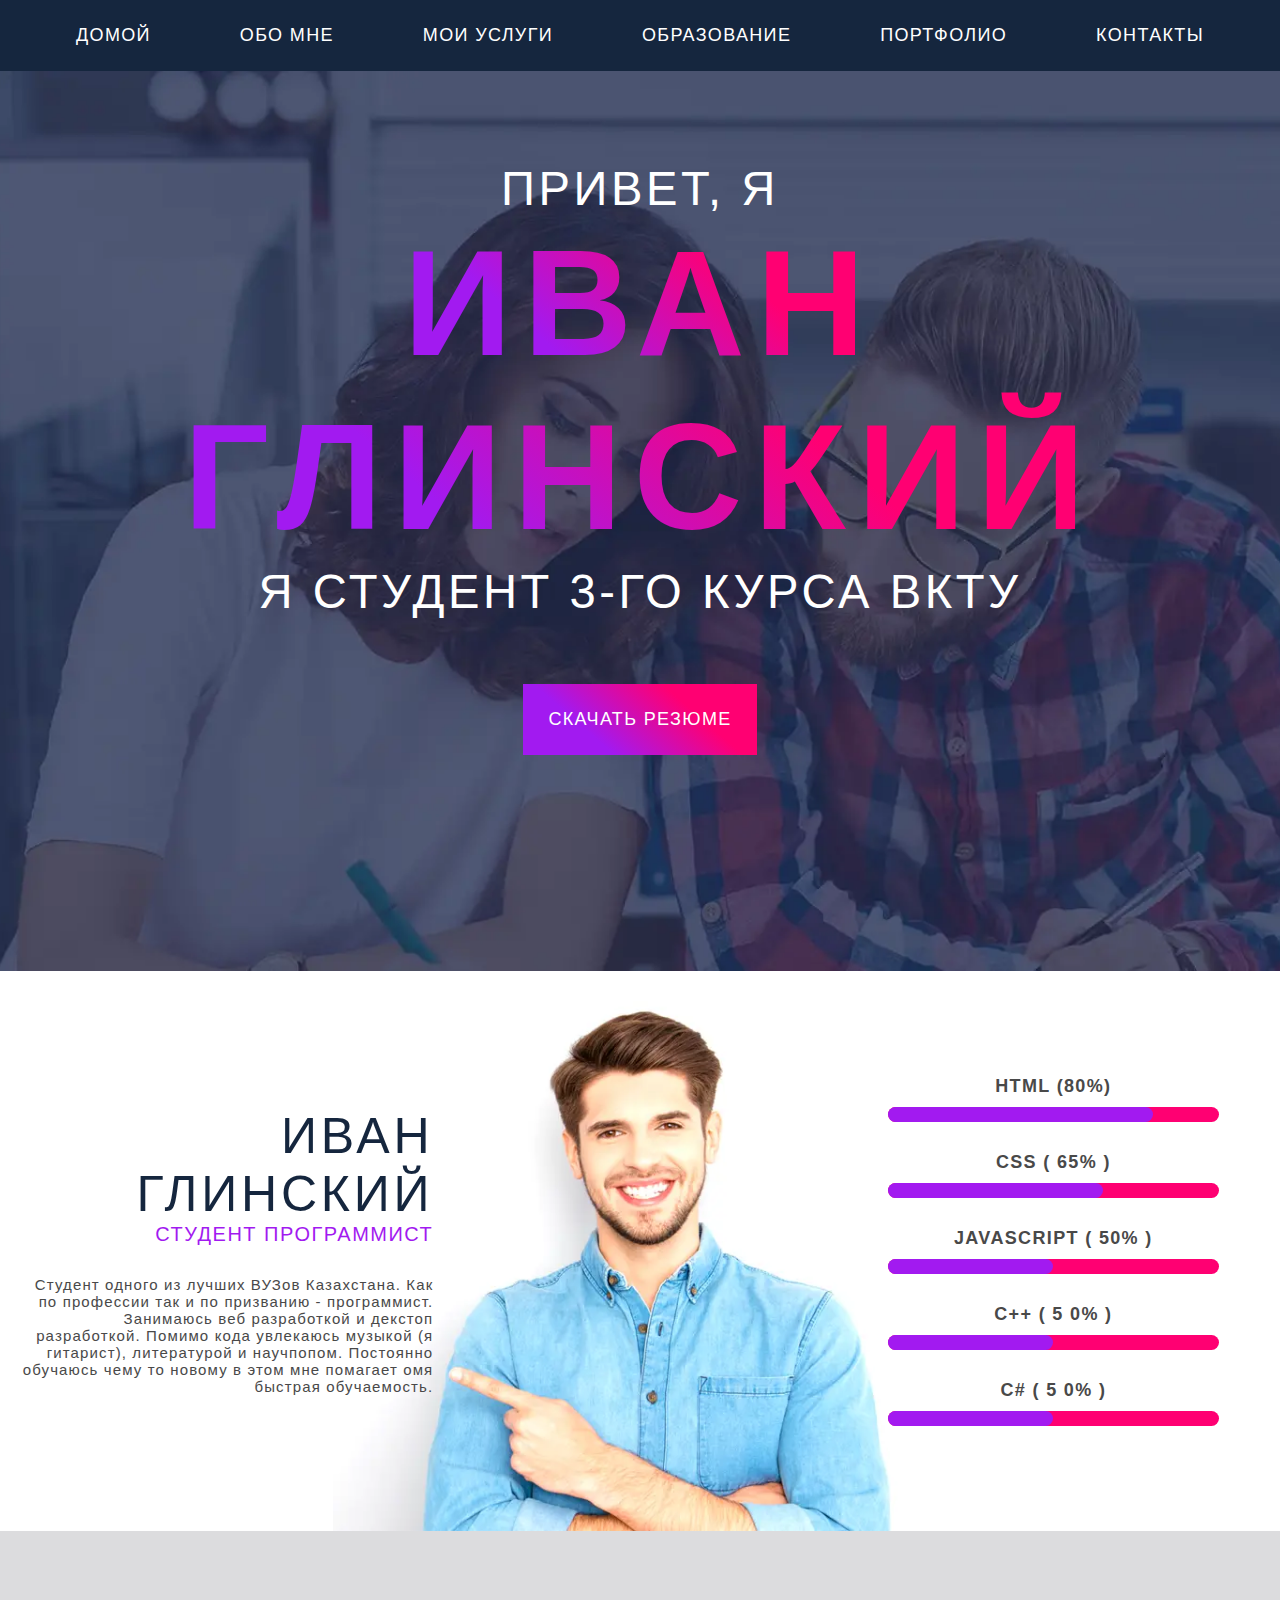
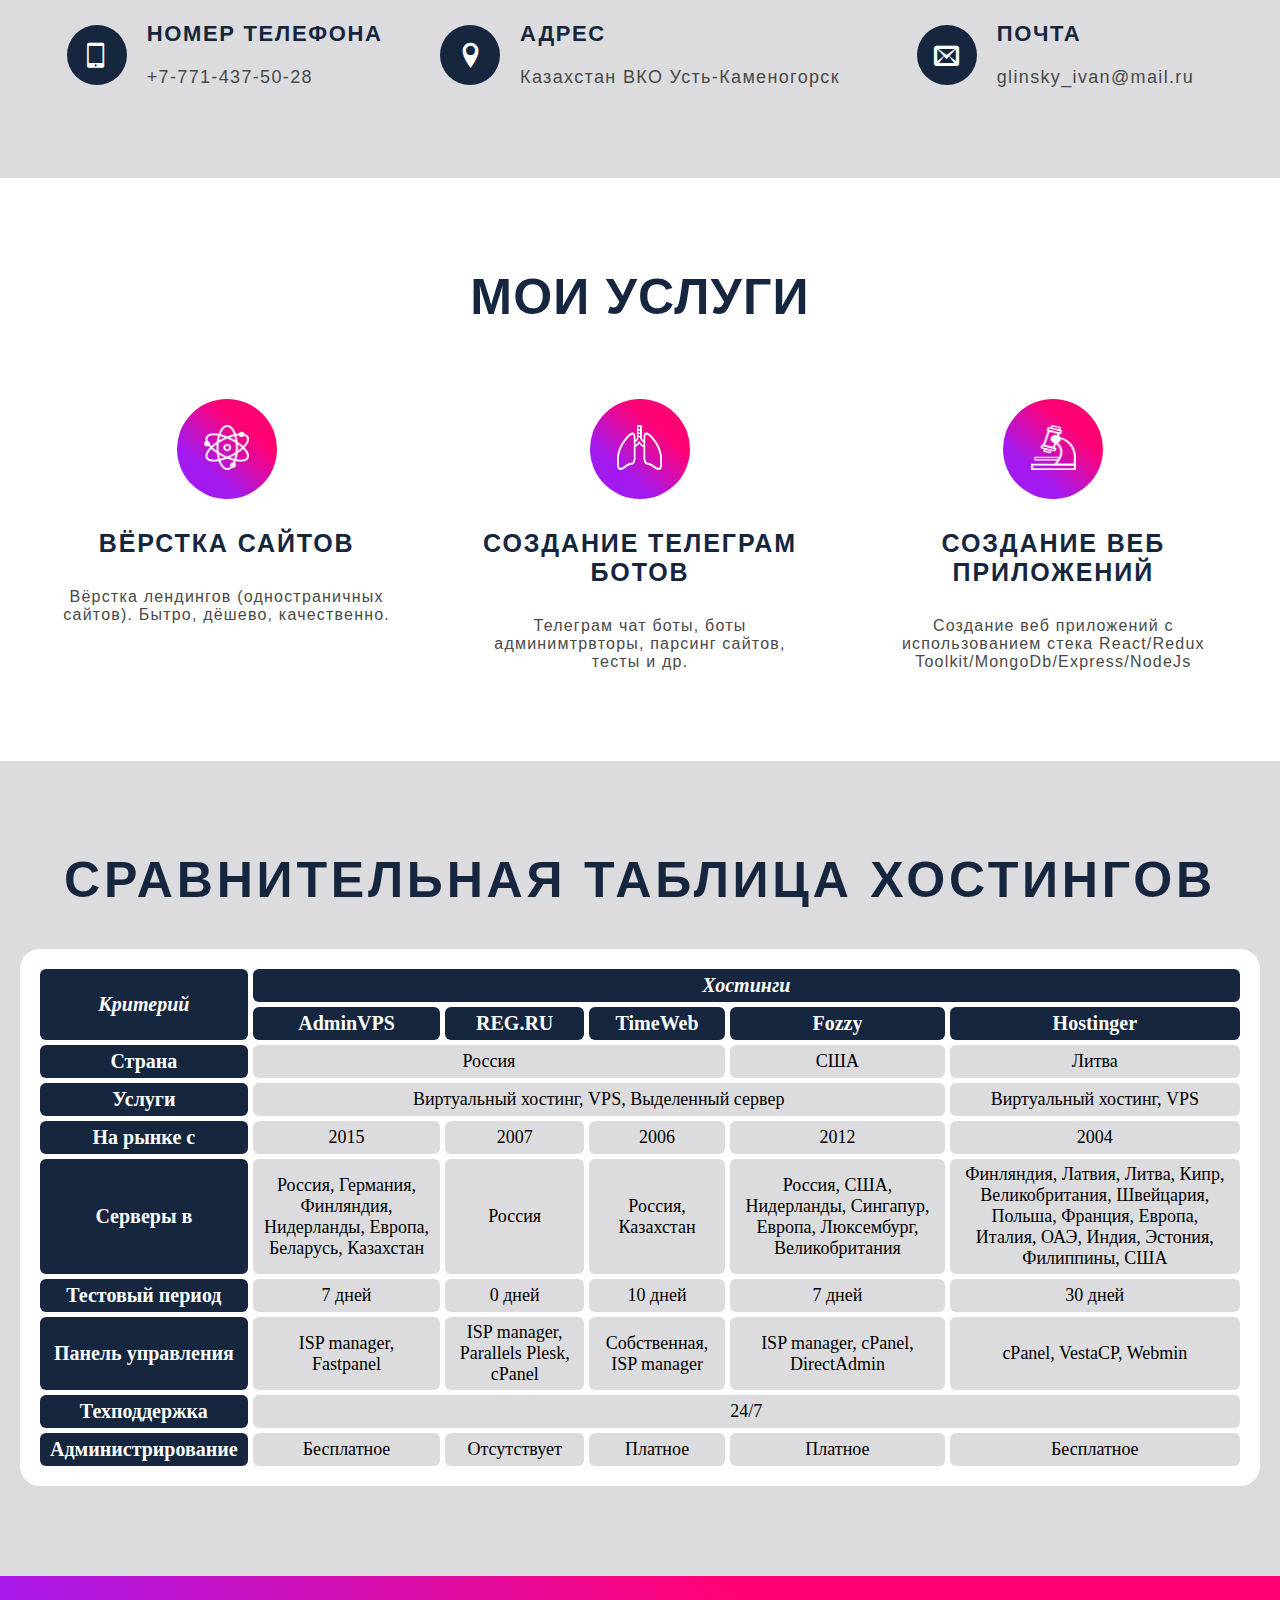
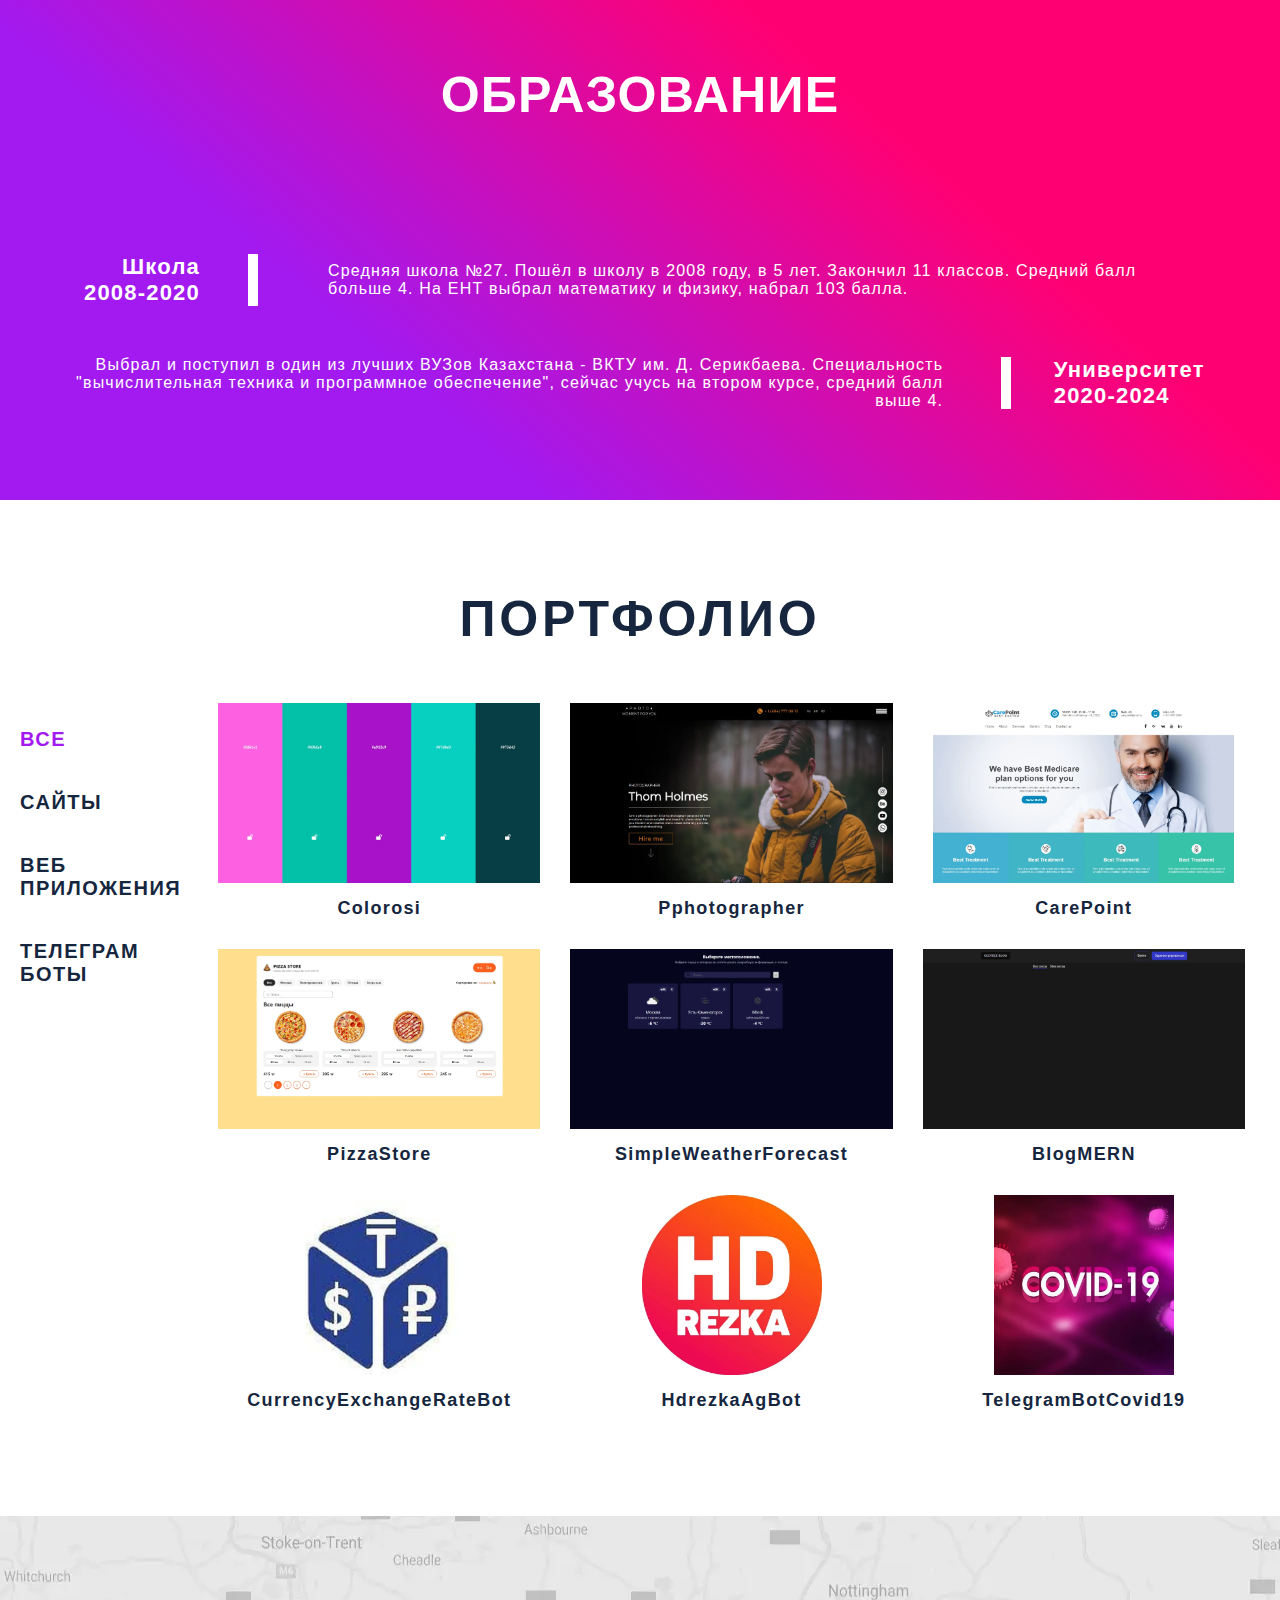
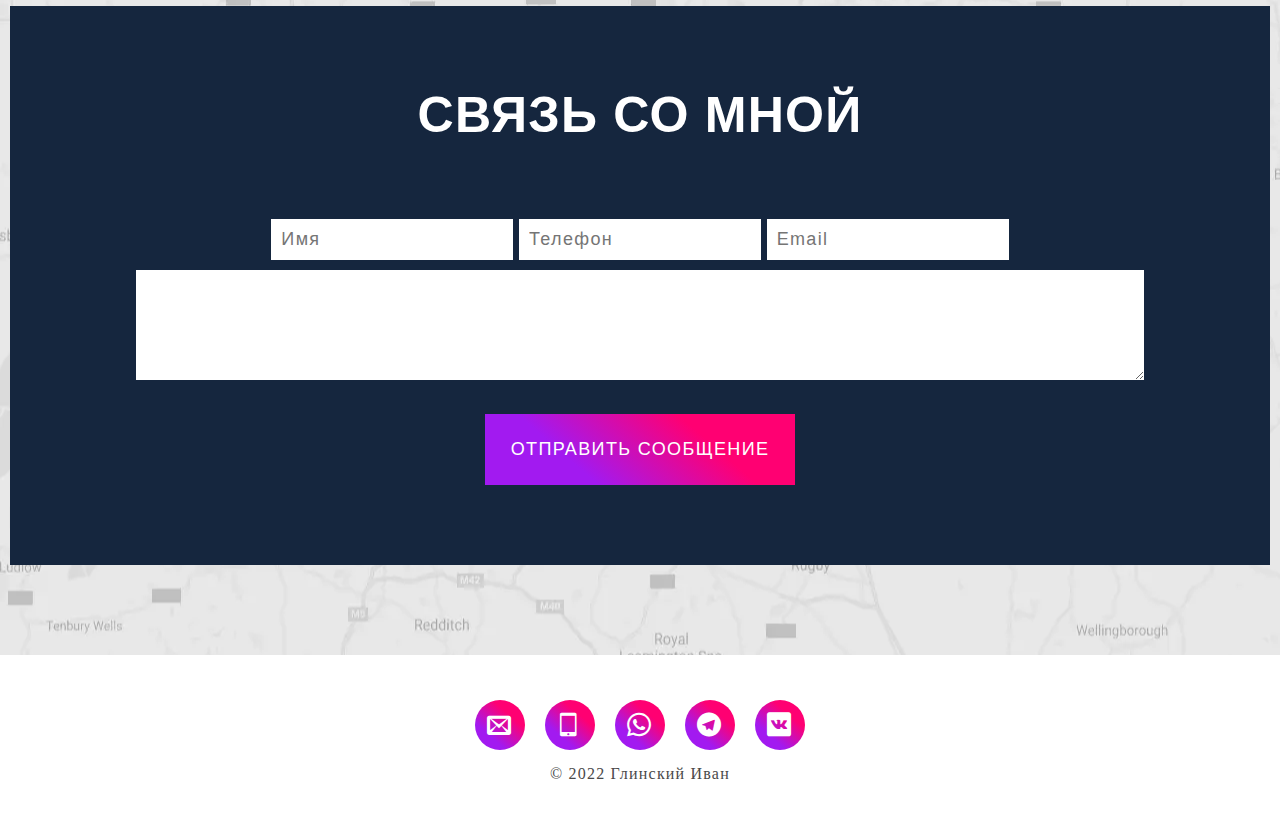
<file: index.html>
<!DOCTYPE html>
<html lang="ru">

<head>
    <meta charset="UTF-8">
    <meta http-equiv="X-UA-Compatible" content="IE=edge">
    <meta name="viewport" content="width=device-width,initial-scale=1">
    <title>Portfolio</title>
    <link rel="stylesheet" href="./css/main.css">
</head>

<body>
    <header class="header" id="header">
        <div class="container">
            <div class="menu-wrapper">
                <nav class="navbar">
                    <ul class="navbar__list">
                        <li class="navbar__item"><a data-goto="#banner" href="#" class="navbar__item--link">Домой</a>
                        </li>
                        <li class="navbar__item"><a data-goto="#whoAmI" href="#" class="navbar__item--link">Обо мне</a>
                        </li>
                        <li class="navbar__item"><a data-goto="#services" href="#" class="navbar__item--link">Мои
                                услуги</a></li>
                        <li class="navbar__item"><a data-goto="#education" href="#"
                                class="navbar__item--link">Образование</a></li>
                        <li class="navbar__item"><a href="#portfolio" class="navbar__item--link">портфолио</a></li>
                        <li class="navbar__item"><a data-goto="#contacus" href="#"
                                class="navbar__item--link">Контакты</a></li>
                    </ul>
                </nav>
                <div class="menu-icon">
                    <span></span>
                </div>
            </div>
        </div>
    </header>
    <section class="banner" id="banner">
        <div class="container">
            <p class="banner__title">
                Привет, я
                <br>
                <span class="banner__title--span gradient-font">Иван</span>
                <span class="banner__title--span gradient-font">Глинский</span>
                <br>
                Я студент 3-го курса ВКТУ</p>
            <button class="banner__btn">Скачать резюме</button>
        </div>
    </section>
    <section class="whoAmI" id="whoAmI">
        <div class="container">
            <div class="about-wrapper">
                <div class="about whoAmI__item">
                    <h2 align="right" class="about__title">иван Глинский</h2>
                    <h4 align="right" class="about__subtitle">Студент программист</h4>
                    <p align="right" class="about__desc">
                        Студент одного из лучших ВУЗов Казахстана. Как по профессии так и по призванию - программист.
                        Занимаюсь веб разработкой и декстоп разработкой. Помимо кода увлекаюсь музыкой (я гитарист),
                        литературой и научпопом.
                        Постоянно обучаюсь чему то новому в этом мне помагает омя быстрая обучаемость.
                    </p>
                </div>
                <!-- <picture><source srcset="./img/my_photo.webp" type="image/webp"><img src="./img/my_photo.png" alt="" class="myPhoto whoAmI__item"></picture> -->
                <div class="skils whoAmI__item">
                    <ul class="skils__list">
                        <li class="skils__item">
                            HTML (80%)
                            <progress class="skil-progress" max="100" value="80"></progress>
                        </li>
                        <li class="skils__item">
                            CSS ( 65% )
                            <progress class="skil-progress" max="100" value="65"></progress>
                        </li>
                        <li class="skils__item">
                            JavaScript ( 50% )
                            <progress class="skil-progress" max="100" value="50"></progress>
                        </li>
                        <li class="skils__item">
                            C++ ( 5 0% )
                            <progress class="skil-progress" max="100" value="50"></progress>
                        </li>
                        <li class="skils__item">
                            C# ( 5 0% )
                            <progress class="skil-progress" max="100" value="50"></progress>
                        </li>
                    </ul>
                </div>
            </div>
        </div>
    </section>
    <section class="socials" id="socials">
        <div class="container">
            <div class="socials-wrapper">
                <div class="socials__item">
                    <i class="socials__icon icon-mobile"></i>
                    <div class="socials__info">
                        <h6 class="socials__info--title">Номер телефона</h6>
                        <a href="tel:+77714375028" class="socials__info--text socials__info--link">+7-771-437-50-28</a>
                    </div>
                </div>
                <div class="socials__item">
                    <i class="socials__icon icon-location"></i>
                    <div class="socials__info">
                        <h6 class="socials__info--title">Адрес</h6>
                        <p class="socials__info--text">Казахстан ВКО Усть-Каменогорск</p>
                    </div>
                </div>
                <div class="socials__item">
                    <i class="socials__icon icon-email"></i>
                    <div class="socials__info">
                        <h6 class="socials__info--title">Почта</h6>
                        <a href="mailto:glinsky_ivan@mail.ru"
                            class="socials__info--text socials__info--link">glinsky_ivan@mail.ru</a>
                    </div>
                </div>
            </div>
        </div>
    </section>
    <section class="services" id="services">
        <div class="container">
            <div class="services-wrapper">
                <h1 class="services__title">Мои услуги</h1>
                <h4 class="services__subtitle"></h4>
                <div class="services__container">
                    <div class="services__item">
                        <div>
                            <picture>
                                <source srcset="./img/atom.webp" type="image/webp"><img src="./img/atom.png" alt=""
                                    class="services__item--img"></picture>
                        </div>
                        <h3 class="services__item--title">Вёрстка сайтов</h3>
                        <p class="services__item--text">
                            Вёрстка лендингов (одностраничных сайтов). Бытро, дёшево, качественно.
                        </p>
                    </div>
                    <div class="services__item">
                        <div>
                            <picture>
                                <source srcset="./img/lungs.webp" type="image/webp"><img src="./img/lungs.png" alt=""
                                    class="services__item--img"></picture>
                        </div>
                        <h3 class="services__item--title">Создание телеграм ботов</h3>
                        <p class="services__item--text">
                            Телеграм чат боты, боты админимтрвторы, парсинг сайтов, тесты и др.
                        </p>
                    </div>
                    <div class="services__item">
                        <div>
                            <picture>
                                <source srcset="./img/microscope.webp" type="image/webp"><img src="./img/microscope.png"
                                    alt="" class="services__item--img"></picture>
                        </div>
                        <h3 class="services__item--title">Создание веб приложений</h3>
                        <p class="services__item--text">
                            Создание веб приложений с использованием стека React/Redux Toolkit/MongoDb/Express/NodeJs
                        </p>
                    </div>
                </div>
            </div>
        </div>
    </section>
    <section id="hosts" class="hosts">
        <div class="container">
            <table>
                <caption>Сравнительная таблица хостингов</caption>
                <thead>
                    <tr>
                        <th rowspan="2"><i><b>Критерий</b></i></th>
                        <th colspan="5"><i><b>Хостинги</b></i></th>
                    </tr>
                    <tr>
                        <th><a target="_blank" href="https://adminvps.ru/">AdminVPS</a></th>
                        <th><a target="_blank" href="https://www.reg.ru/?rlink=reflink-9738843">REG.RU</a></th>
                        <th><a target="_blank" href="https://timeweb.com/ru/">TimeWeb</a></th>
                        <th><a target="_blank" href="https://fozzy.com/ru/">Fozzy</a></th>
                        <th><a target="_blank" href="https://www.hostinger.com/">Hostinger</a></th>
                    </tr>
                </thead>
                <tbody>
                    <tr>
                        <th>Страна</th>
                        <td colspan="3">Россия</td>
                        <td>США</td>
                        <td>Литва</td>
                    </tr>

                    <tr>
                        <th>Услуги</th>
                        <td colspan="4">Виртуальный хостинг, VPS, Выделенный сервер</td>
                        <td>Виртуальный хостинг, VPS</td>
                    </tr>

                    <tr>
                        <th>На рынке с</th>
                        <td>2015</td>
                        <td>2007</td>
                        <td>2006</td>
                        <td>2012</td>
                        <td>2004</td>
                    </tr>

                    <tr>
                        <th>Серверы в</th>
                        <td>Россия, Германия, Финляндия, Нидерланды, Европа, Беларусь, Казахстан</td>
                        <td>Россия</td>
                        <td>Россия, Казахстан</td>
                        <td>Россия, США, Нидерланды, Сингапур, Европа, Люксембург, Великобритания</td>
                        <td>Финляндия, Латвия, Литва, Кипр, Великобритания, Швейцария, Польша, Франция, Европа, Италия,
                            ОАЭ, Индия, Эстония, Филиппины, США</td>
                    </tr>

                    <tr>
                        <th>Тестовый период</th>
                        <td>7 дней</td>
                        <td>0 дней</td>
                        <td>10 дней</td>
                        <td>7 дней</td>
                        <td>30 дней</td>
                    </tr>

                    <tr>
                        <th>Панель управления</th>
                        <td>ISP manager, Fastpanel</td>
                        <td>ISP manager, Parallels Plesk, cPanel</td>
                        <td>Собственная, ISP manager</td>
                        <td>ISP manager, cPanel, DirectAdmin</td>
                        <td>cPanel, VestaCP, Webmin</td>
                    </tr>

                    <tr>
                        <th>Техподдержка</th>
                        <td colspan="5">24/7</td>
                    </tr>

                    <tr>
                        <th>Администрирование</th>
                        <td>Бесплатное</td>
                        <td>Отсутствует</td>
                        <td>Платное</td>
                        <td>Платное</td>
                        <td>Бесплатное</td>
                    </tr>
                </tbody>
            </table>
        </div>
    </section>
    <section class="education" id="education">
        <div class="container">
            <div class="education-wrapper">
                <h1 class="education__title">Образование</h1>
                <h3 class="education__subtitle"></h3>
                <div class="education__container">
                    <div class="education__item">
                        <h3 class="education__item--info">Школа<br>2008-2020</h3>
                        <p class="education__item--desc">
                            Средняя школа №27. Пошёл в школу в 2008 году, в 5 лет. Закончил 11 классов. Средний балл
                            больше 4. На ЕНТ выбрал математику и физику, набрал 103 балла.
                        </p>
                    </div>
                    <div class="education__item">
                        <h3 class="education__item--info">Университет<br>2020-2024</h3>
                        <p class="education__item--desc">
                            Выбрал и поступил в один из лучших ВУЗов Казахстана - ВКТУ им. Д. Серикбаева.
                            Специальность "вычислительная техника и программное обеспечение", сейчас учусь на втором
                            курсе, средний балл выше 4.
                        </p>
                    </div>
                </div>
            </div>
        </div>
    </section>
    <section id="portfolio" class="portfolio">
        <div class="container">
            <div class="portfolio__wrapper">
                <h1 class="portfolio__title">Портфолио</h1>
                <div class="portfolio__container">
                    <ul class="filter">
                        <li data-type="all" class="active">Все</li>
                        <li data-type="sites">Сайты</li>
                        <li data-type="webApp">Веб приложения</li>
                        <li data-type="tgBots">Телеграм боты</li>
                    </ul>
                    <div class="works">
                        <div data-type="sites" class="works__item sites">
                            <a target="_blank" href="./portfolio/Colorosi/index.html">
                                <picture>
                                    <source srcset="./img/Colorosi.webp" type="image/webp"><img src="./img/Colorosi.jpg"
                                        alt=""></picture>
                                <b>Colorosi</b>
                            </a>
                        </div>
                        <div data-type="sites" class="works__item sites">
                            <a target="_blank" href="./portfolio/Pphotographer/index.html">
                                <picture>
                                    <source srcset="./img/Pphotographer.webp" type="image/webp"><img
                                        src="./img/Pphotographer.jpg" alt=""></picture>
                                <b>Pphotographer</b>
                            </a>
                        </div>
                        <div data-type="sites" class="works__item sites">
                            <a target="_blank" href="./portfolio/CarePoint/index.html">
                                <picture>
                                    <source srcset="./img/CarePoint.webp" type="image/webp"><img
                                        src="./img/CarePoint.jpg" alt=""></picture>
                                <b>CarePoint</b>
                            </a>
                        </div>

                        <div data-type="webApp" class="works__item webApp">
                            <a target="_blank" href="https://pizza-store-five.vercel.app/">
                                <picture>
                                    <source srcset="./img/PizzaStore.webp" type="image/webp"><img
                                        src="./img/PizzaStore.jpg" alt=""></picture>
                                <b>PizzaStore</b>
                            </a>
                        </div>
                        <div data-type="webApp" class="works__item webApp">
                            <a target="_blank" href="https://simple-weather-forecast.vercel.app/">
                                <picture>
                                    <source srcset="./img/SimpleWeatherForecast.webp" type="image/webp"><img
                                        src="./img/SimpleWeatherForecast.jpg" alt=""></picture>
                                <b>SimpleWeatherForecast</b>
                            </a>
                        </div>
                        <div data-type="webApp" class="works__item webApp">
                            <a target="_blank" href="https://blog-mern-frontend-gold.vercel.app/">
                                <picture>
                                    <source srcset="./img/BlogMERN.webp" type="image/webp"><img src="./img/BlogMERN.jpg"
                                        alt=""></picture>
                                <b>BlogMERN</b>
                            </a>
                        </div>

                        <div data-type="tgBots" class="works__item tgBots">
                            <a target="_blank" href="https://t.me/bot_CurrencyExchangeRate_bot">
                                <picture>
                                    <source srcset="./img/CurrencyExchangeRateBot.webp" type="image/webp"><img
                                        src="./img/CurrencyExchangeRateBot.jpg" alt=""></picture>
                                <b>CurrencyExchangeRateBot</b>
                            </a>
                        </div>
                        <div data-type="tgBots" class="works__item tgBots">
                            <a target="_blank" href="https://t.me/hdrezkaAg_bot">
                                <picture>
                                    <source srcset="./img/HdrezkaAgBot.webp" type="image/webp"><img
                                        src="./img/HdrezkaAgBot.jpg" alt=""></picture>
                                <b>HdrezkaAgBot</b>
                            </a>
                        </div>
                        <div data-type="tgBots" class="works__item tgBots">
                            <a target="_blank" href="https://t.me/TestCovid_19Bot">
                                <picture>
                                    <source srcset="./img/TelegramBotCovid19.webp" type="image/webp"><img
                                        src="./img/TelegramBotCovid19.jpg" alt=""></picture>
                                <b>TelegramBotCovid19</b>
                            </a>
                        </div>
                    </div>
                </div>
            </div>
        </div>
    </section>
    <section class="contacus" id="contacus">
        <div class="container">
            <div class="contacus-wrapper">
                <h1 class="contacus__title">Связь со мной</h1>
                <h3 class="contacus__subtitle"></h3>
                <form action="#" class="contacus__form" method="post" enctype="multipart/from-data">
                    <div class="form__data">
                        <input type="text" name="Name" placeholder="Имя" class="form__data--item">
                        <input type="tel" name="Phone" placeholder="Телефон" class="form__data--item">
                        <input type="email" name="Email" placeholder="Email" class="form__data--item">
                    </div>
                    <textarea name="message" class="form__message" id="form__message"></textarea>
                </form>
                <button class="contacus__btn">Отправить сообщение</button>
            </div>
        </div>
    </section>
    <footer id="footer">
        <div class="container">
            <div class="footer-wrapper">
                <div class="footer-social">
                    <a href="mailto:glinsky_ivan@mail.ru" class="footer-icon icon-email"></a>
                    <a href="tel:+77714375028" class="footer-icon icon-mobile"></a>
                    <a target="_blank" href="https://api.whatsapp.com/send/?phone=+77714375028"
                        class="footer-icon icon-whatsapp"></a>
                    <a target="_blank" href="https://t.me/Brody9a" class="footer-icon icon-telegram"></a>
                    <a target="_blank" href="https://vk.com/ivan_glinskii" class="footer-icon icon-vk"></a>
                </div>
                <p data-popup="popup-success-send">© 2022 Глинский Иван</p>
            </div>
        </div>
    </footer> 
    <a data-goto="#banner" href="#" class="toUp icon-arrow-up"></a>

    <div class="popup popup-success-send">
        <div class="popup__container">
            <svg class="popup__btnClose" width="40px" height="40px" viewBox="0 0 1024 1024" xmlns="http://www.w3.org/2000/svg"><path fill="#000000" d="M195.2 195.2a64 64 0 0 1 90.496 0L512 421.504 738.304 195.2a64 64 0 0 1 90.496 90.496L602.496 512 828.8 738.304a64 64 0 0 1-90.496 90.496L512 602.496 285.696 828.8a64 64 0 0 1-90.496-90.496L421.504 512 195.2 285.696a64 64 0 0 1 0-90.496z"/></svg>
            <div class="popup__body">
                <h1>Сообщение успешно отпралено!</h1>
            </div>
        </div>
    </div>

    <script src="js/main.js"></script>
</body>

</html>
</file>
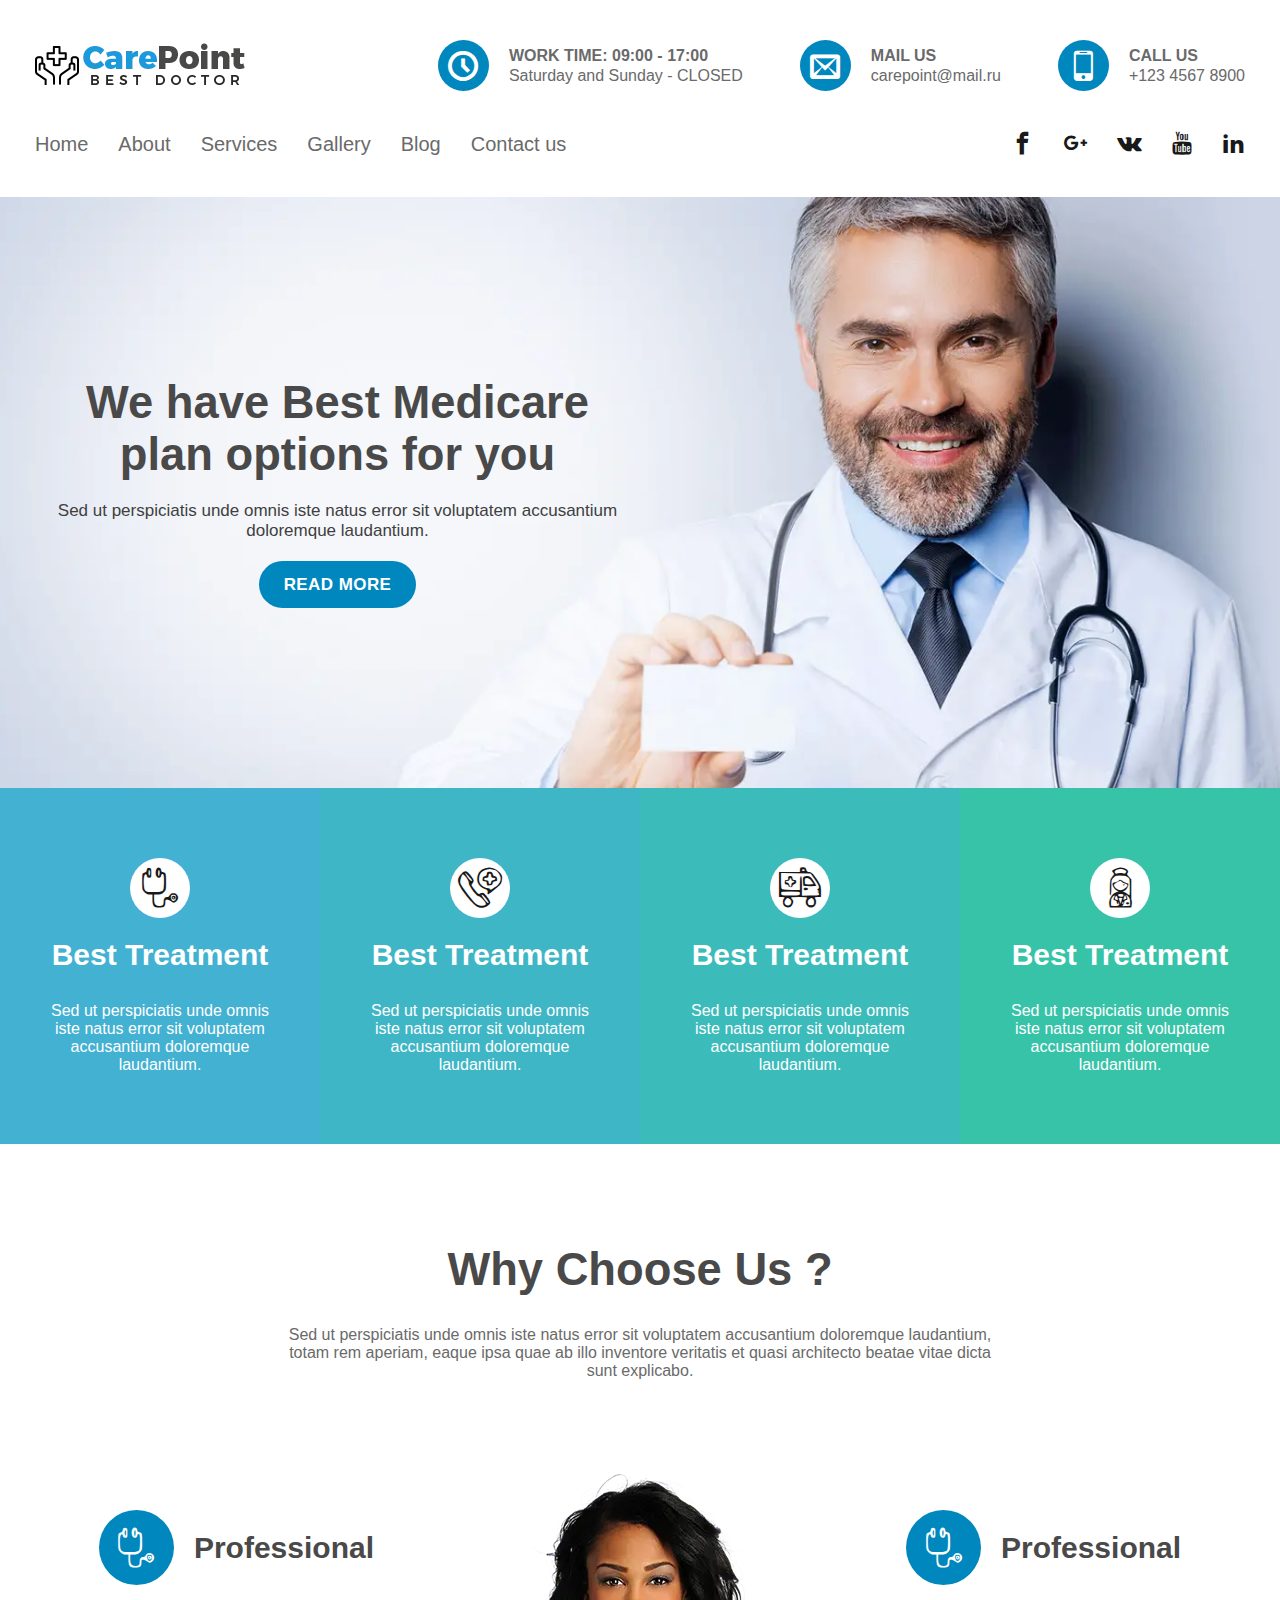
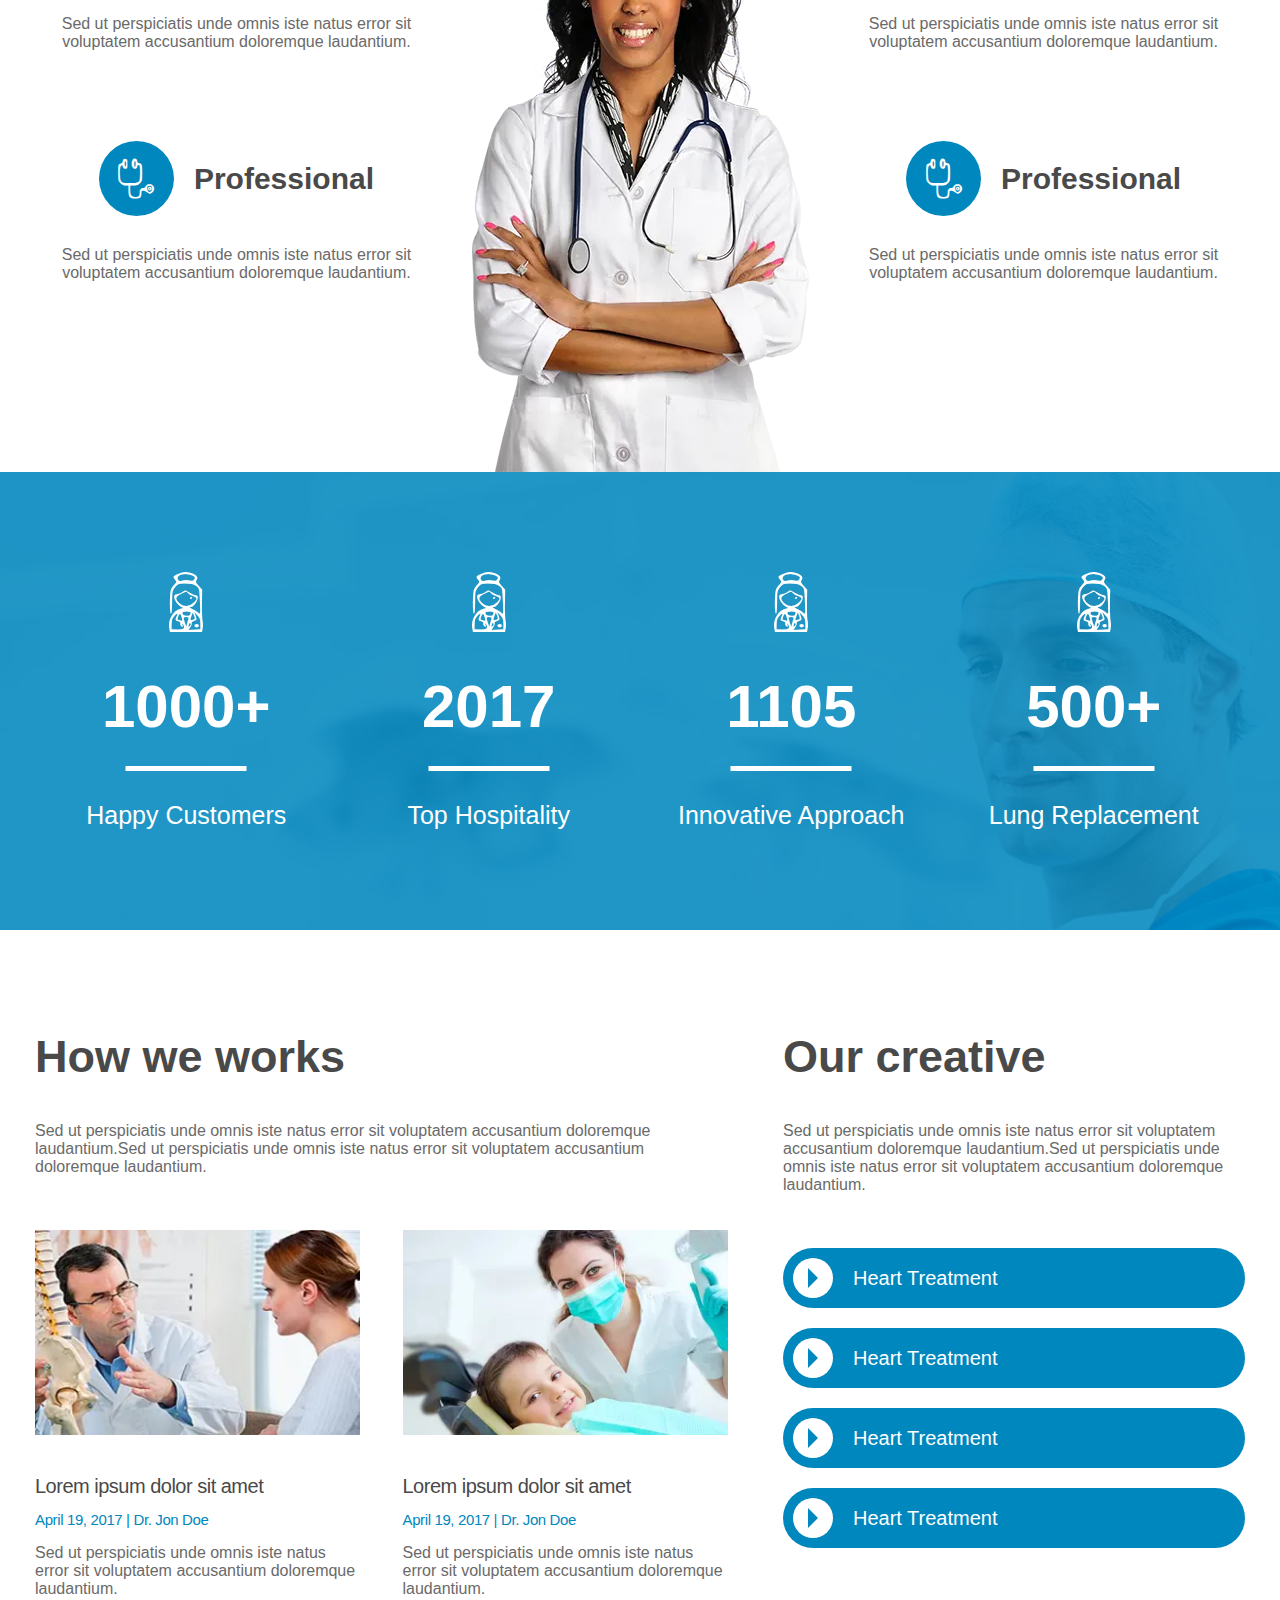
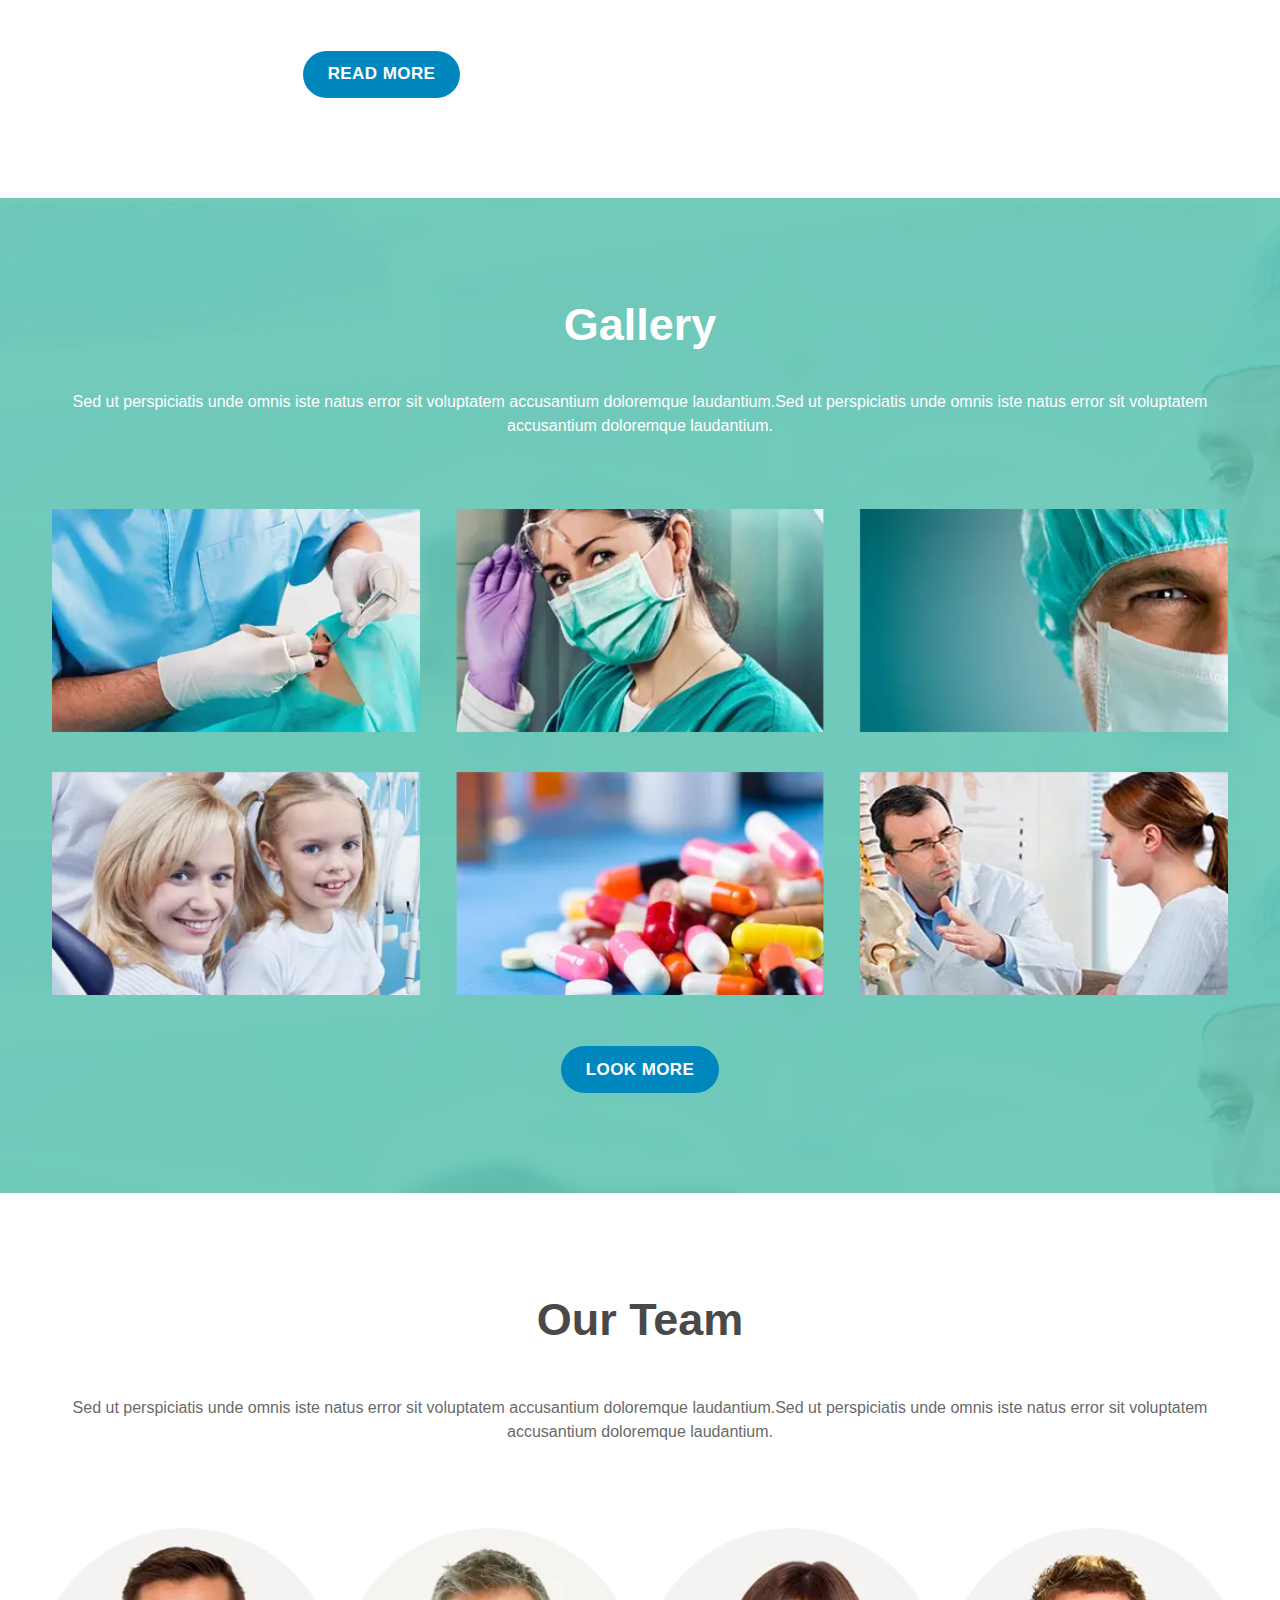
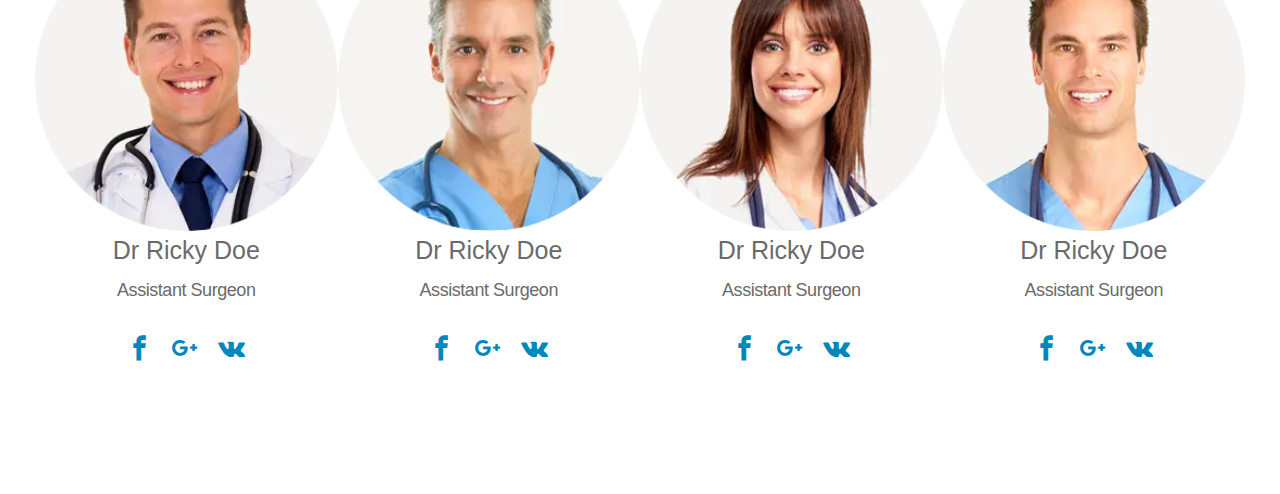
<file: portfolio/CarePoint/index.html>
<!DOCTYPE html><html lang="ru"><head>    <meta charset="UTF-8">    <meta http-equiv="X-UA-Compatible" content="IE=edge">    <meta name="viewport" content="width=device-width,initial-scale=1">    <title>CarePoint</title>    <link rel="stylesheet" href="./css/main.min.css"></head><body>    <header>
    <div class="container">
        <div class="header-top">

            <picture><source srcset="./img/logo.webp" type="image/webp"><img src="./img/logo.png" alt="CarePoint" class="header-top__logo"></picture>
            <div class="header-top__socials">

                <div class="header-top__item">
                    <i class="header-top__item--icon icon-clock"></i>
                    <div class="header-top__item--info">
                        <h4 class="header-top__item--title">WORK TIME: 09:00 - 17:00</h4>
                        <p class="header-top__item--desc">Saturday and Sunday - CLOSED</p>
                    </div>
                </div>
                <div class="header-top__item">
                    <i class="header-top__item--icon icon-email"></i>
                    <div class="header-top__item--info">
                        <h4 class="header-top__item--title">mail us</h4>
                        <p class="header-top__item--desc">carepoint@mail.ru</p>
                    </div>
                </div>
                <div class="header-top__item">
                    <i class="header-top__item--icon icon-mobile"></i>
                    <div class="header-top__item--info">
                        <h4 class="header-top__item--title">call us</h4>
                        <p class="header-top__item--desc">+123 4567 8900</p>
                    </div>
                </div>

            </div>

        </div>

        <div class="header-bottom">

            <nav class="navbar">
                <ul class="navbar__list">
                    <li class="navbar__list--item"><a data-goto=".banner" href="#" class="navbar__list--link">Home</a></li>
                    <li class="navbar__list--item"><a data-goto=".about" href="#" class="navbar__list--link">About</a></li>
                    <li class="navbar__list--item"><a data-goto=".services" href="#" class="navbar__list--link">Services</a></li>
                    <li class="navbar__list--item"><a data-goto=".gallery" href="#" class="navbar__list--link">Gallery</a></li>
                    <li class="navbar__list--item"><a data-goto=".blog" href="#" class="navbar__list--link">Blog</a></li>
                    <li class="navbar__list--item"><a data-goto=".contactus" href="#" class="navbar__list--link">Contact us</a></li>
                </ul>
            </nav>

            <div class="patch">
                
            </div>

            <div class="menu-icon">
                <span></span>
            </div>

            <ul class="header-bottom__socials">
                <li class="header-bottom__socials--item"><a href="#" class="header-bottom__socials--link icon-facebook"></a></li>
                <li class="header-bottom__socials--item"><a href="#" class="header-bottom__socials--link icon-google_plus"></a></li>
                <li class="header-bottom__socials--item"><a href="#" class="header-bottom__socials--link icon-vk"></a></li>
                <li class="header-bottom__socials--item"><a href="#" class="header-bottom__socials--link icon-youtube"></a></li>
                <li class="header-bottom__socials--item"><a href="#" class="header-bottom__socials--link icon-linkedin"></a></li>
            </ul>

        </div>
    </div>
</header>    <section class="banner" id="banner">
    <div class="container">
        <div class="banner__info">
            <h2 class="banner__title">We have Best Medicare plan options for you</h2>
            <p class="banner__text">Sed ut perspiciatis unde omnis iste natus error sit voluptatem accusantium doloremque laudantium.</p>
            <a href="#" class="banner__btn btn-more">read more</a>
        </div>
    </div>
</section>    <section class="advantages" id="advantages">
    <div class="advantages__item">
        <i class="advantages__item--icon icon-stratoscope"></i>
        <h3 class="advantages__item--title">Best Treatment</h3>
        <p class="advantages__item--text">Sed ut perspiciatis unde omnis iste natus error sit voluptatem accusantium doloremque laudantium.</p>
    </div>
    <div class="advantages__item">
        <i class="advantages__item--icon icon-phone_help"></i>
        <h3 class="advantages__item--title">Best Treatment</h3>
        <p class="advantages__item--text">Sed ut perspiciatis unde omnis iste natus error sit voluptatem accusantium doloremque laudantium.</p>
    </div>
    <div class="advantages__item">
        <i class="advantages__item--icon icon-ambulance_car"></i>
        <h3 class="advantages__item--title">Best Treatment</h3>
        <p class="advantages__item--text">Sed ut perspiciatis unde omnis iste natus error sit voluptatem accusantium doloremque laudantium.</p>
    </div>
    <div class="advantages__item">
        <i class="advantages__item--icon icon-nurse"></i>         
        <h3 class="advantages__item--title">Best Treatment</h3>
        <p class="advantages__item--text">Sed ut perspiciatis unde omnis iste natus error sit voluptatem accusantium doloremque laudantium.</p>
    </div>
</section>
    <section class="whyus" id="whyus">
    <div class="container">
        <h1 class="whyus__title">Why Choose Us ?</h1>
        <p class="whyus__subtitle">Sed ut perspiciatis unde omnis iste natus error sit voluptatem accusantium doloremque laudantium, totam rem aperiam, eaque ipsa quae ab illo inventore veritatis et quasi architecto beatae vitae dicta sunt explicabo.</p>

        <div class="whyus__container">

            <div class="whyus__left">
                <div class="whyus__item">
                    <div class="whyus__item--title-wrapper">
                        <i class="whyus__item--icon icon-stratoscope"></i>
                        <h2 class="whyus__item--title">Professional</h2>
                    </div>
                    <p class="whyus__item--text">Sed ut perspiciatis unde omnis iste natus error sit voluptatem accusantium doloremque laudantium.</p>
                </div>    
                <div class="whyus__item">
                    <div class="whyus__item--title-wrapper">
                        <i class="whyus__item--icon icon-stratoscope"></i>
                        <h2 class="whyus__item--title">Professional</h2>
                    </div>
                    <p class="whyus__item--text">Sed ut perspiciatis unde omnis iste natus error sit voluptatem accusantium doloremque laudantium.</p>
                </div>             
            </div>
            <div class="whyus__right">
                <div class="whyus__item">
                    <div class="whyus__item--title-wrapper">
                        <i class="whyus__item--icon icon-stratoscope"></i>
                        <h2 class="whyus__item--title">Professional</h2>
                    </div>
                    <p class="whyus__item--text">Sed ut perspiciatis unde omnis iste natus error sit voluptatem accusantium doloremque laudantium.</p>
                </div>    
                <div class="whyus__item">
                    <div class="whyus__item--title-wrapper">
                        <i class="whyus__item--icon icon-stratoscope"></i>
                        <h2 class="whyus__item--title">Professional</h2>
                    </div>
                    <p class="whyus__item--text">Sed ut perspiciatis unde omnis iste natus error sit voluptatem accusantium doloremque laudantium.</p>
                </div> 
            </div>

        </div>
    </div>
</section>    <section class="stats" id="stats">
    <div class="container">
        <div class="stats-wrapper">
            <div class="stats__item">
                <i class="stats__item--icon icon-nurse"></i>
                <h2 class="stats__item--numbers">1000+</h2>
                <p class="stats__item--desc">Happy Customers</p>
            </div>
            <div class="stats__item">
                <i class="stats__item--icon icon-nurse"></i>
                <h2 class="stats__item--numbers">2017</h2>
                <p class="stats__item--desc">Top Hospitality</p>
            </div>
            <div class="stats__item">
                <i class="stats__item--icon icon-nurse"></i>
                <h2 class="stats__item--numbers">1105</h2>
                <p class="stats__item--desc">Innovative Approach</p>
            </div>
            <div class="stats__item">
                <i class="stats__item--icon icon-nurse"></i>
                <h2 class="stats__item--numbers">500+</h2>
                <p class="stats__item--desc">Lung Replacement</p>
            </div>
        </div>
    </div>
</section>    <section class="blog" id="blog">
    <div class="container">
        <div class="blog-wrapper">

            <div class="blog__left">
                <h1 class="blog__title">How we works</h1>
                <p class="blog__desc">
                    Sed ut perspiciatis unde omnis iste natus error sit voluptatem accusantium doloremque laudantium.Sed ut perspiciatis unde omnis iste natus error sit voluptatem accusantium doloremque laudantium.
                </p>
                <div class="blog__main">
                    <div class="blog__item">
                        <picture><source srcset="./img/post1.webp" type="image/webp"><img src="./img/post1.png" alt="" class="blog__item--preview"></picture>
                        <a href="#" class="blog__item--title">Lorem ipsum dolor sit amet</a>
                        <p class="blog__item--date">April 19, 2017 | Dr. Jon Doe</p>
                        <p class="blog__item--desc">
                            Sed ut perspiciatis unde omnis iste natus error sit voluptatem accusantium doloremque laudantium.
                        </p>                    
                    </div> <!--/.blog__item-->
                    <div class="blog__item">
                        <picture><source srcset="./img/post2.webp" type="image/webp"><img src="./img/post2.png" alt="" class="blog__item--preview"></picture>
                        <a href="#" class="blog__item--title">Lorem ipsum dolor sit amet</a>
                        <p class="blog__item--date">April 19, 2017 | Dr. Jon Doe</p>
                        <p class="blog__item--desc">
                            Sed ut perspiciatis unde omnis iste natus error sit voluptatem accusantium doloremque laudantium.
                        </p>                    
                    </div> <!--/.blog__item-->
                </div> <!--/.blog__main-->
                <a href="#" class="blog__btn btn-more">read more</a>
            </div> <!--/.blog__left-->

            <div class="blog__right">
                <h1 class="blog__title">Our creative</h1>
                <p class="blog__desc">
                    Sed ut perspiciatis unde omnis iste natus error sit voluptatem accusantium doloremque laudantium.Sed ut perspiciatis unde omnis iste natus error sit voluptatem accusantium doloremque laudantium.
                </p>    
                <div class="blog__accordion">
                    <div class="blog__accordion--item">
                        <div class="blog__accordion--header">                            
                            <span class="blog__accordion--icon"></span>
                            <h2 class="blog__accordion--title">Heart Treatment</h2>                            
                        </div>
                        <p class="blog__accordion--content">
                            Sed ut perspiciatis unde omnis iste natus error s.it voluptatem accusantium doloremque laudantium.Sed ut perspiciatis unde omnis iste natus error sit voluptatem accusantium doloremque laudantium.
                        </p>
                    </div> <!--/.blog__accordion--item-->
                    <div class="blog__accordion--item">
                        <div class="blog__accordion--header">                            
                            <span class="blog__accordion--icon"></span>
                            <h2 class="blog__accordion--title">Heart Treatment</h2>                            
                        </div>
                        <p class="blog__accordion--content">
                            Sed ut perspiciatis unde omnis iste natus error s.it voluptatem accusantium doloremque laudantium.Sed ut perspiciatis unde omnis iste natus error sit voluptatem accusantium doloremque laudantium.
                        </p>
                    </div> <!--/.blog__accordion--item-->
                    <div class="blog__accordion--item">
                        <div class="blog__accordion--header">                            
                            <span class="blog__accordion--icon"></span>
                            <h2 class="blog__accordion--title">Heart Treatment</h2>                            
                        </div>
                        <p class="blog__accordion--content">
                            Sed ut perspiciatis unde omnis iste natus error s.it voluptatem accusantium doloremque laudantium.Sed ut perspiciatis unde omnis iste natus error sit voluptatem accusantium doloremque laudantium.
                        </p>
                    </div> <!--/.blog__accordion--item-->
                    <div class="blog__accordion--item">
                        <div class="blog__accordion--header">                            
                            <span class="blog__accordion--icon"></span>
                            <h2 class="blog__accordion--title">Heart Treatment</h2>                            
                        </div>
                        <p class="blog__accordion--content">
                            Sed ut perspiciatis unde omnis iste natus error s.it voluptatem accusantium doloremque laudantium.Sed ut perspiciatis unde omnis iste natus error sit voluptatem accusantium doloremque laudantium.
                        </p>
                    </div> <!--/.blog__accordion--item-->
                </div> <!--/.blog__accordion-->
            </div> <!--/.blog__right-->

        </div> <!--/.blog-wrapper-->
    </div> <!--/.container-->
</section> <!--/.section-->    <section class="gallery" id="gallery">
    <div class="container">
        <h1 class="gallery__title">Gallery</h1>
        <p class="gallery__desc">
            Sed ut perspiciatis unde omnis iste natus error sit voluptatem accusantium doloremque laudantium.Sed ut perspiciatis unde omnis iste natus error sit voluptatem accusantium doloremque laudantium.            
        </p>
        <div class="gallery__main">
            <div class="gallery__item">
                <picture><source srcset="./img/gallery_1.webp" type="image/webp"><img src="./img/gallery_1.png" alt="" class="gallery__item--img"></picture>
            </div> <!--/.gallery__item-->
            <div class="gallery__item">
                <picture><source srcset="./img/gallery_2.webp" type="image/webp"><img src="./img/gallery_2.png" alt="" class="gallery__item--img"></picture>
            </div> <!--/.gallery__item-->
            <div class="gallery__item">
                <picture><source srcset="./img/gallery_3.webp" type="image/webp"><img src="./img/gallery_3.png" alt="" class="gallery__item--img"></picture>
            </div> <!--/.gallery__item-->
            <div class="gallery__item">
                <picture><source srcset="./img/gallery_4.webp" type="image/webp"><img src="./img/gallery_4.png" alt="" class="gallery__item--img"></picture>
            </div> <!--/.gallery__item-->
            <div class="gallery__item">
                <picture><source srcset="./img/gallery_5.webp" type="image/webp"><img src="./img/gallery_5.png" alt="" class="gallery__item--img"></picture>
            </div> <!--/.gallery__item-->
            <div class="gallery__item">
                <picture><source srcset="./img/gallery_6.webp" type="image/webp"><img src="./img/gallery_6.png" alt="" class="gallery__item--img"></picture>
            </div> <!--/.gallery__item-->
        </div> <!--/.gallery__main-->
        <a href="#" class="gallery__btn btn-more">look more</a>
    </div> <!--/.conrainer-->
</section>    <section class="team" id="team">
    <div class="container">
        <h1 class="team__title">Our Team</h1>
        <p class="team__desc">
            Sed ut perspiciatis unde omnis iste natus error sit voluptatem accusantium doloremque laudantium.Sed ut perspiciatis unde omnis iste natus error sit voluptatem accusantium doloremque laudantium.
        </p>
        <div class="team__main">
            <div class="team__item">
                <picture><source srcset="./img/man_1.webp" type="image/webp"><img src="./img/man_1.png" alt="" class="team__item--photo"></picture>
                <h3 class="team__item--name">Dr Ricky Doe</h3>
                <p class="team__item--prof">Assistant Surgeon</p>
                <ul class="team__item--social">
                    <li><a href="#" class="team__item--link icon-facebook"></a></li>
                    <li><a href="#" class="team__item--link icon-google_plus"></a></li>
                    <li><a href="#" class="team__item--link icon-vk"></a></li>
                </ul>
            </div> <!-- /.team__item -->
            <div class="team__item">
                <picture><source srcset="./img/man_2.webp" type="image/webp"><img src="./img/man_2.png" alt="" class="team__item--photo"></picture>
                <h3 class="team__item--name">Dr Ricky Doe</h3>
                <p class="team__item--prof">Assistant Surgeon</p>
                <ul class="team__item--social">
                    <li><a href="#" class="team__item--link icon-facebook"></a></li>
                    <li><a href="#" class="team__item--link icon-google_plus"></a></li>
                    <li><a href="#" class="team__item--link icon-vk"></a></li>
                </ul>
            </div> <!-- /.team__item -->
            <div class="team__item">
                <picture><source srcset="./img/man_3.webp" type="image/webp"><img src="./img/man_3.png" alt="" class="team__item--photo"></picture>
                <h3 class="team__item--name">Dr Ricky Doe</h3>
                <p class="team__item--prof">Assistant Surgeon</p>
                <ul class="team__item--social">
                    <li><a href="#" class="team__item--link icon-facebook"></a></li>
                    <li><a href="#" class="team__item--link icon-google_plus"></a></li>
                    <li><a href="#" class="team__item--link icon-vk"></a></li>
                </ul>
            </div> <!-- /.team__item -->
            <div class="team__item">
                <picture><source srcset="./img/man_4.webp" type="image/webp"><img src="./img/man_4.png" alt="" class="team__item--photo"></picture>
                <h3 class="team__item--name">Dr Ricky Doe</h3>
                <p class="team__item--prof">Assistant Surgeon</p>
                <ul class="team__item--social">
                    <li><a href="#" class="team__item--link icon-facebook"></a></li>
                    <li><a href="#" class="team__item--link icon-google_plus"></a></li>
                    <li><a href="#" class="team__item--link icon-vk"></a></li>
                </ul>
            </div> <!-- /.team__item -->
        </div> <!-- /.team__main -->
    </div> <!--/.container-->
</section>    <script src="./js/main.js"></script></body></html>
</file>
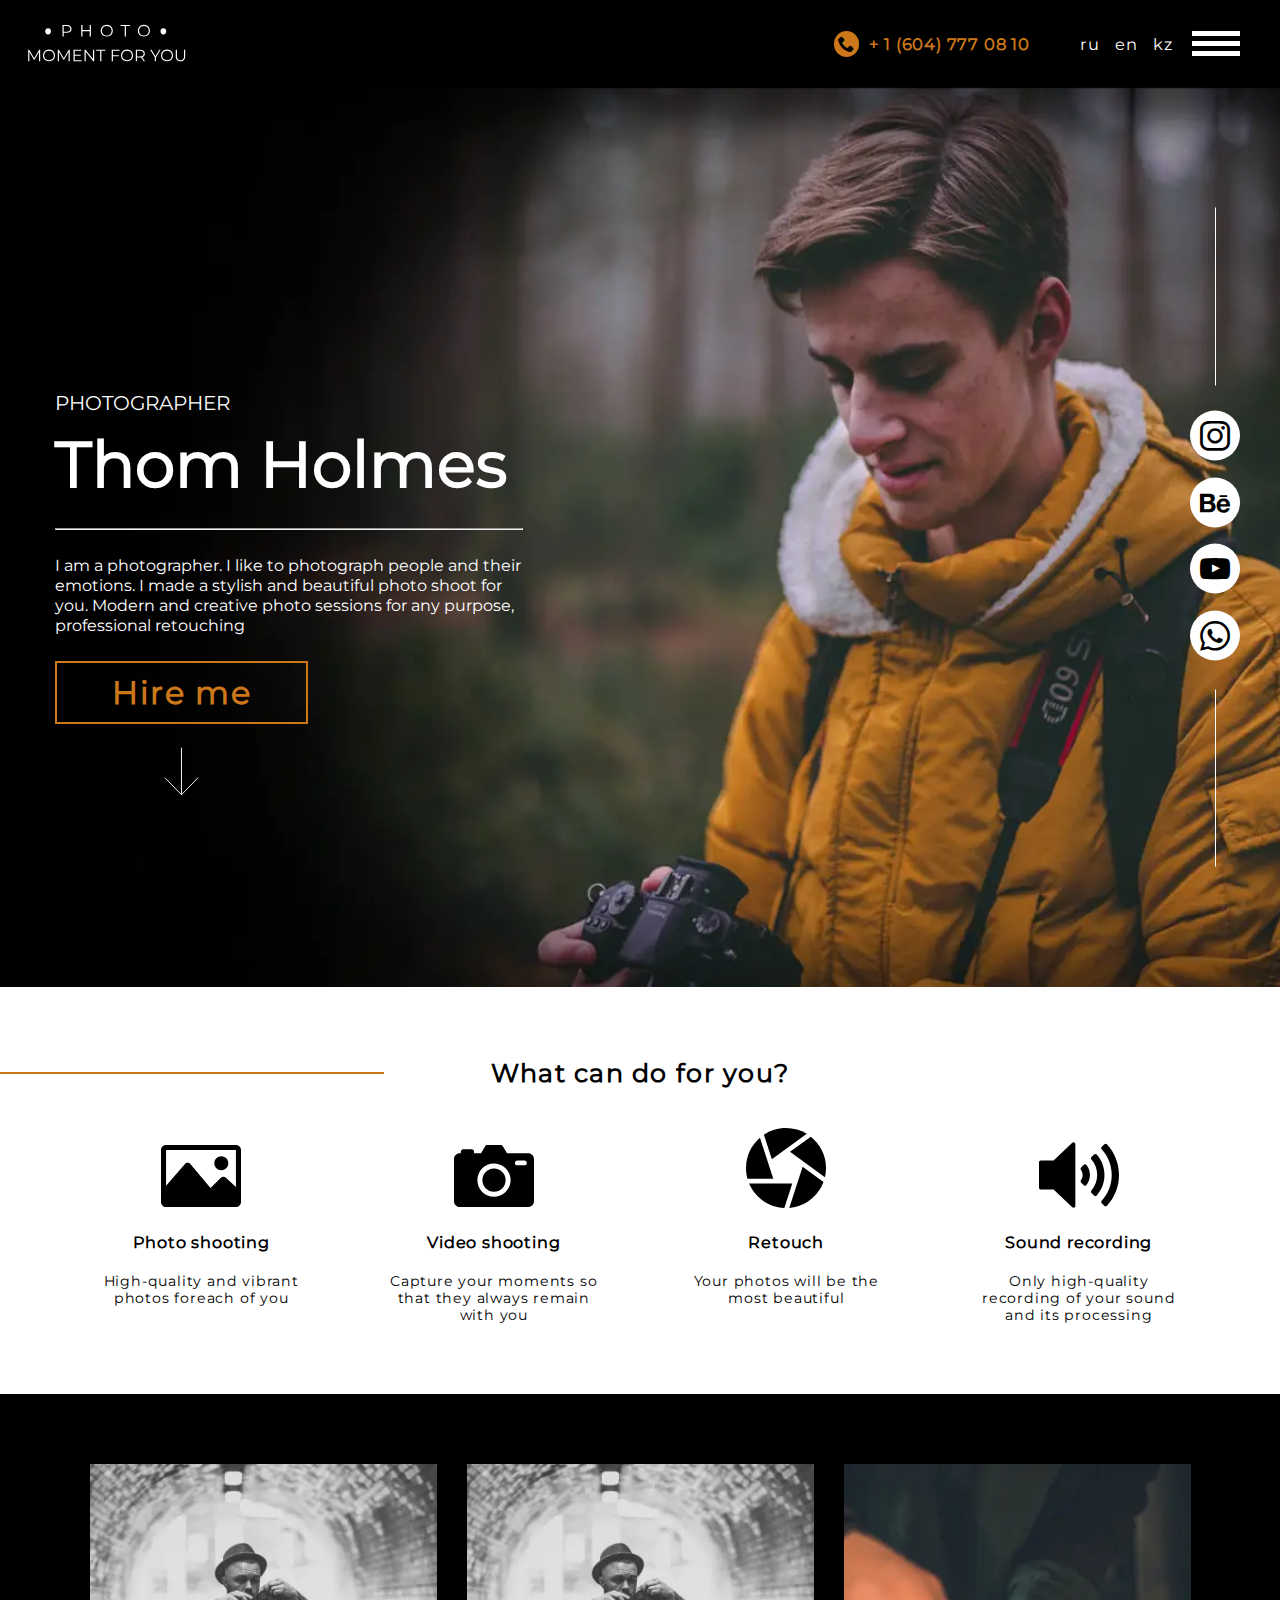
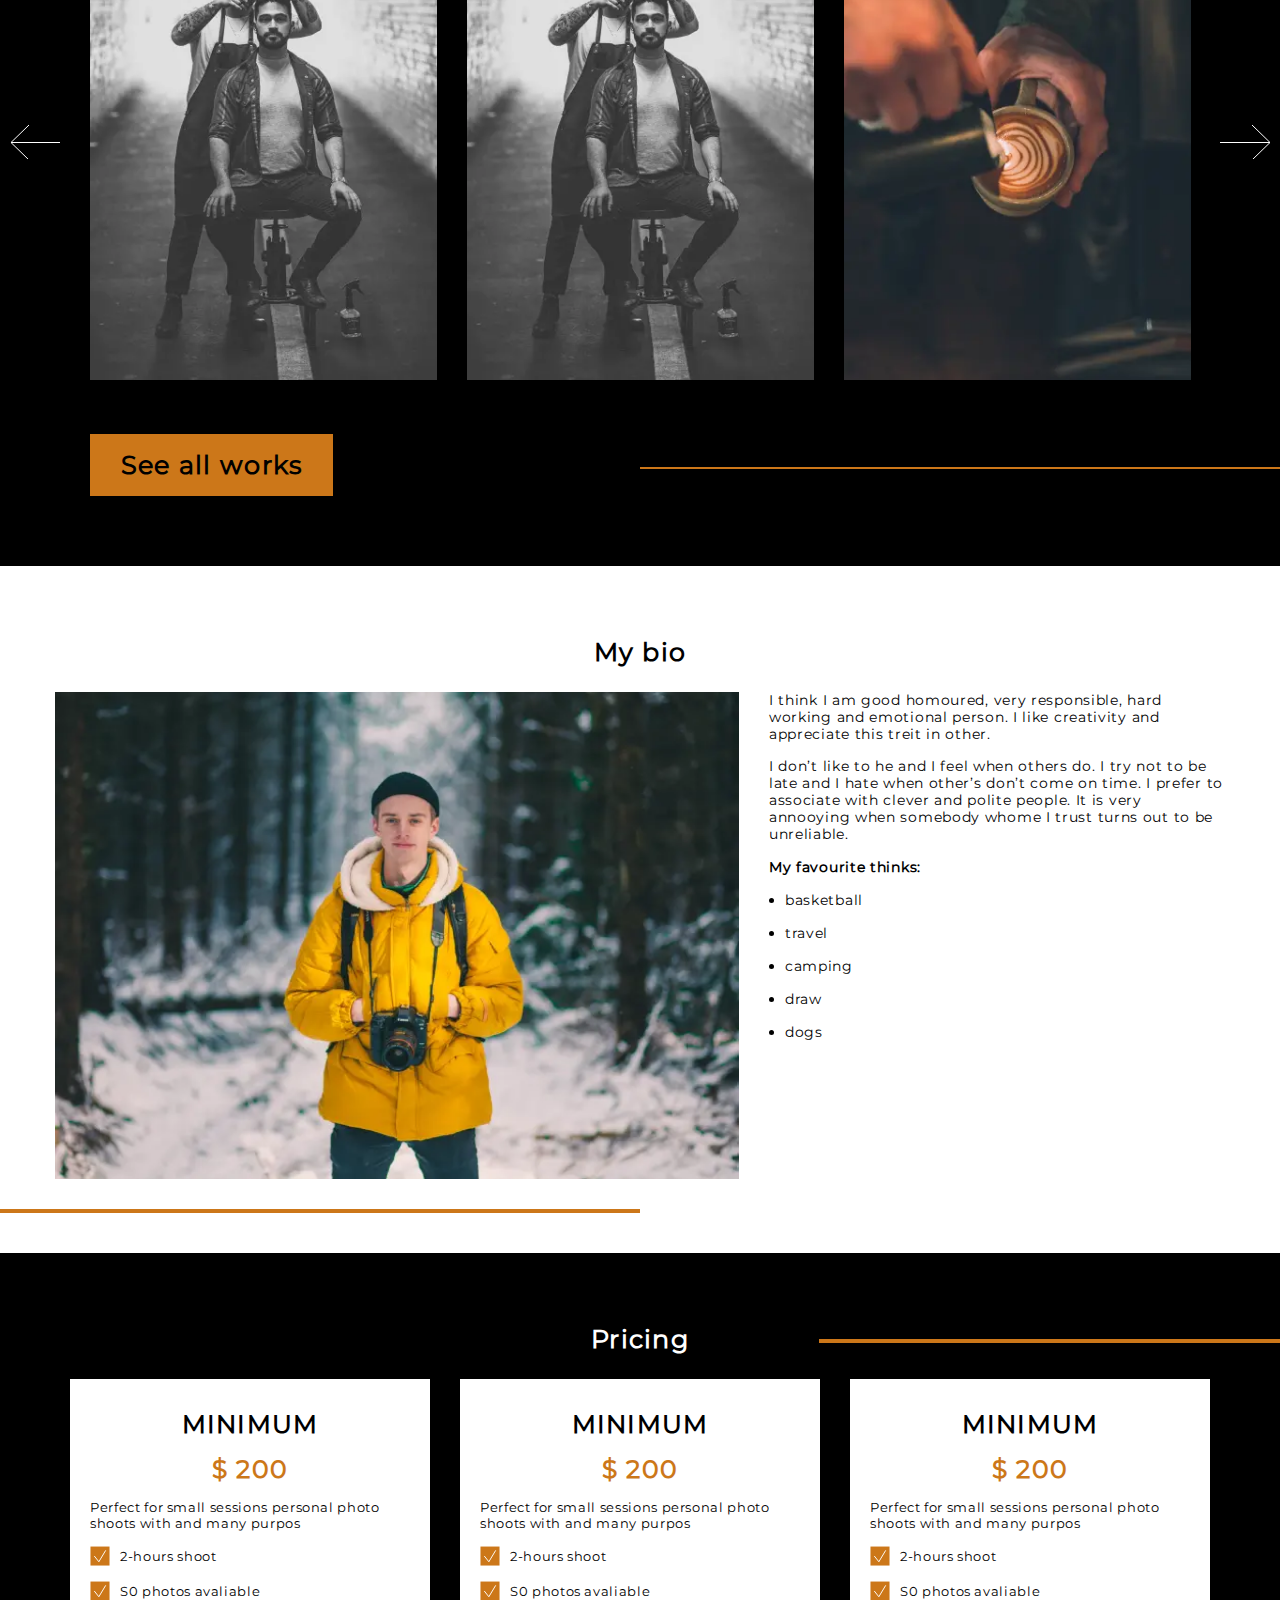
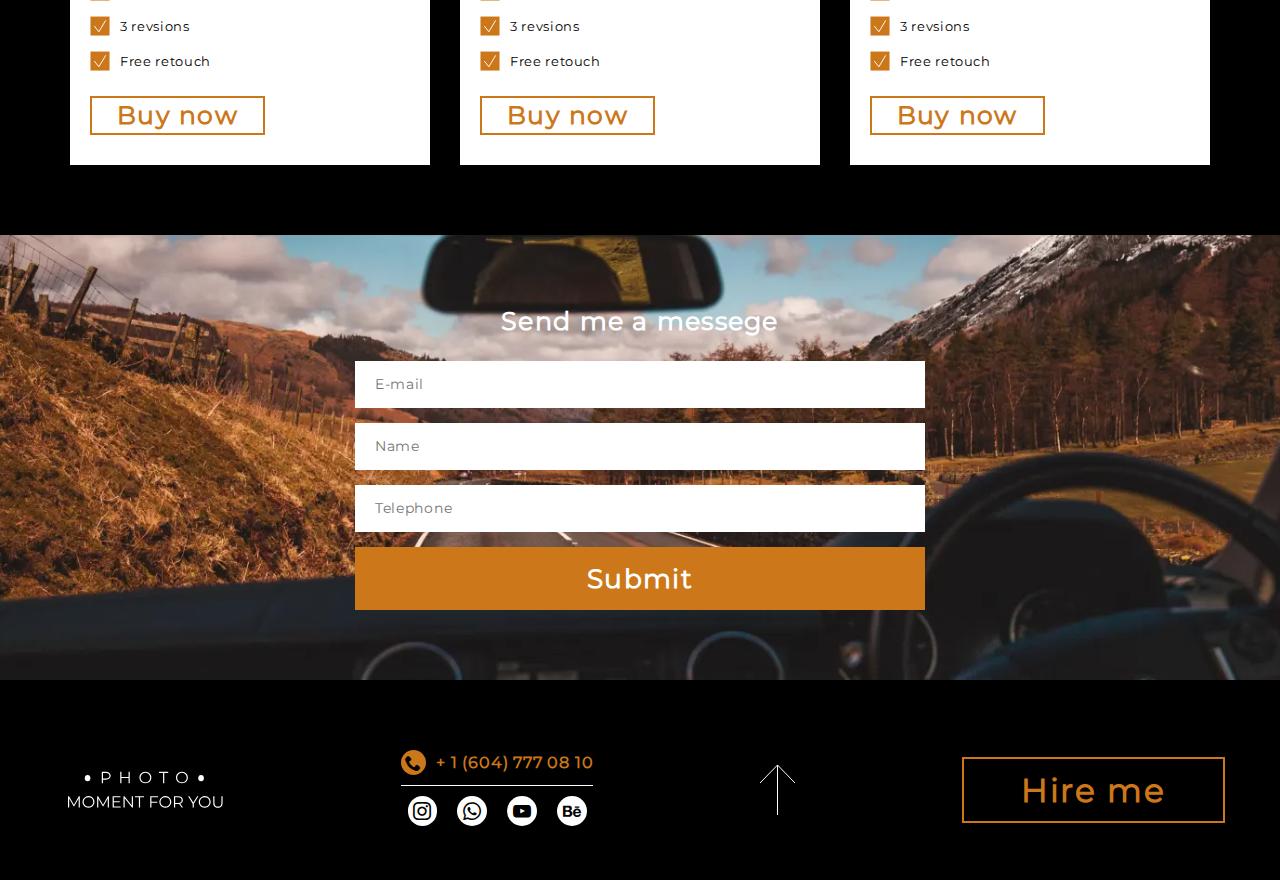
<file: portfolio/Pphotographer/index.html>
<!DOCTYPE html><html lang="ru"><head>    <meta charset="UTF-8">    <meta http-equiv="X-UA-Compatible" content="IE=edge">    <meta name="viewport" content="width=device-width,initial-scale=1">    <title>Pphotographer</title>    <link rel="stylesheet" href="./css/main.min.css"></head><body>    <header class="header">
    <div class="container">
         <div class="header__content">
            <svg class="header__logo" viewBox="0 0 178 46" xmlns="http://www.w3.org/2000/svg">
                <ellipse cx="32.1134" cy="10.9809" rx="2.75258" ry="2.99479"/>
                <ellipse cx="144.052" cy="10.9809" rx="2.75258" ry="2.99479"/>
                <path d="M50.3072 4.8C51.7366 4.8 52.8566 5.14133 53.6672 5.824C54.4779 6.50667 54.8832 7.44533 54.8832 8.64C54.8832 9.83467 54.4779 10.7733 53.6672 11.456C52.8566 12.128 51.7366 12.464 50.3072 12.464H47.2992V16H46.1152V4.8H50.3072ZM50.2752 11.424C51.3846 11.424 52.2326 11.184 52.8192 10.704C53.4059 10.2133 53.6992 9.52533 53.6992 8.64C53.6992 7.73333 53.4059 7.04 52.8192 6.56C52.2326 6.06933 51.3846 5.824 50.2752 5.824H47.2992V11.424H50.2752ZM73.6834 4.8V16H72.5154V10.832H65.5074V16H64.3234V4.8H65.5074V9.792H72.5154V4.8H73.6834ZM89.115 16.096C88.0057 16.096 86.9977 15.8507 86.091 15.36C85.195 14.8587 84.491 14.176 83.979 13.312C83.4777 12.448 83.227 11.4773 83.227 10.4C83.227 9.32267 83.4777 8.352 83.979 7.488C84.491 6.624 85.195 5.94667 86.091 5.456C86.9977 4.95467 88.0057 4.704 89.115 4.704C90.2243 4.704 91.2217 4.94933 92.107 5.44C93.003 5.93067 93.707 6.61333 94.219 7.488C94.731 8.352 94.987 9.32267 94.987 10.4C94.987 11.4773 94.731 12.4533 94.219 13.328C93.707 14.192 93.003 14.8693 92.107 15.36C91.2217 15.8507 90.2243 16.096 89.115 16.096ZM89.115 15.04C90.0003 15.04 90.8003 14.8427 91.515 14.448C92.2297 14.0427 92.7897 13.488 93.195 12.784C93.6003 12.0693 93.803 11.2747 93.803 10.4C93.803 9.52533 93.6003 8.736 93.195 8.032C92.7897 7.31733 92.2297 6.76267 91.515 6.368C90.8003 5.96267 90.0003 5.76 89.115 5.76C88.2297 5.76 87.4243 5.96267 86.699 6.368C85.9843 6.76267 85.419 7.31733 85.003 8.032C84.5977 8.736 84.395 9.52533 84.395 10.4C84.395 11.2747 84.5977 12.0693 85.003 12.784C85.419 13.488 85.9843 14.0427 86.699 14.448C87.4243 14.8427 88.2297 15.04 89.115 15.04ZM106.541 5.824H102.605V4.8H111.661V5.824H107.725V16H106.541V5.824ZM125.172 16.096C124.063 16.096 123.055 15.8507 122.148 15.36C121.252 14.8587 120.548 14.176 120.036 13.312C119.535 12.448 119.284 11.4773 119.284 10.4C119.284 9.32267 119.535 8.352 120.036 7.488C120.548 6.624 121.252 5.94667 122.148 5.456C123.055 4.95467 124.063 4.704 125.172 4.704C126.281 4.704 127.279 4.94933 128.164 5.44C129.06 5.93067 129.764 6.61333 130.276 7.488C130.788 8.352 131.044 9.32267 131.044 10.4C131.044 11.4773 130.788 12.4533 130.276 13.328C129.764 14.192 129.06 14.8693 128.164 15.36C127.279 15.8507 126.281 16.096 125.172 16.096ZM125.172 15.04C126.057 15.04 126.857 14.8427 127.572 14.448C128.287 14.0427 128.847 13.488 129.252 12.784C129.657 12.0693 129.86 11.2747 129.86 10.4C129.86 9.52533 129.657 8.736 129.252 8.032C128.847 7.31733 128.287 6.76267 127.572 6.368C126.857 5.96267 126.057 5.76 125.172 5.76C124.287 5.76 123.481 5.96267 122.756 6.368C122.041 6.76267 121.476 7.31733 121.06 8.032C120.655 8.736 120.452 9.52533 120.452 10.4C120.452 11.2747 120.655 12.0693 121.06 12.784C121.476 13.488 122.041 14.0427 122.756 14.448C123.481 14.8427 124.287 15.04 125.172 15.04Z"/>
                <path d="M24.456 28.8162V40.0162H23.32V31.0562L18.92 38.5922H18.36L13.96 31.1042V40.0162H12.824V28.8162H13.8L18.664 37.1202L23.48 28.8162H24.456ZM33.0013 40.1122C31.8919 40.1122 30.8839 39.8669 29.9773 39.3762C29.0813 38.8749 28.3773 38.1922 27.8653 37.3282C27.3639 36.4642 27.1133 35.4936 27.1133 34.4162C27.1133 33.3389 27.3639 32.3682 27.8653 31.5042C28.3773 30.6402 29.0813 29.9629 29.9773 29.4722C30.8839 28.9709 31.8919 28.7202 33.0013 28.7202C34.1106 28.7202 35.1079 28.9656 35.9933 29.4562C36.8893 29.9469 37.5933 30.6296 38.1053 31.5042C38.6173 32.3682 38.8733 33.3389 38.8733 34.4162C38.8733 35.4936 38.6173 36.4696 38.1053 37.3442C37.5933 38.2082 36.8893 38.8856 35.9933 39.3762C35.1079 39.8669 34.1106 40.1122 33.0013 40.1122ZM33.0013 39.0562C33.8866 39.0562 34.6866 38.8589 35.4013 38.4642C36.1159 38.0589 36.6759 37.5042 37.0813 36.8002C37.4866 36.0856 37.6893 35.2909 37.6893 34.4162C37.6893 33.5416 37.4866 32.7522 37.0813 32.0482C36.6759 31.3336 36.1159 30.7789 35.4013 30.3842C34.6866 29.9789 33.8866 29.7762 33.0013 29.7762C32.1159 29.7762 31.3106 29.9789 30.5853 30.3842C29.8706 30.7789 29.3053 31.3336 28.8893 32.0482C28.4839 32.7522 28.2812 33.5416 28.2812 34.4162C28.2812 35.2909 28.4839 36.0856 28.8893 36.8002C29.3053 37.5042 29.8706 38.0589 30.5853 38.4642C31.3106 38.8589 32.1159 39.0562 33.0013 39.0562ZM53.1591 28.8162V40.0162H52.0231V31.0562L47.6231 38.5922H47.0631L42.6631 31.1042V40.0162H41.5271V28.8162H42.5031L47.3671 37.1202L52.1831 28.8162H53.1591ZM64.7284 38.9922V40.0162H56.8084V28.8162H64.4884V29.8402H57.9924V33.8242H63.7844V34.8322H57.9924V38.9922H64.7284ZM76.8715 28.8162V40.0162H75.8955L68.6955 30.9282V40.0162H67.5115V28.8162H68.4875L75.7035 37.9042V28.8162H76.8715ZM82.7031 29.8402H78.7671V28.8162H87.8231V29.8402H83.8871V40.0162H82.7031V29.8402ZM95.0861 29.8402V34.2402H100.878V35.2642H95.0861V40.0162H93.9021V28.8162H101.582V29.8402H95.0861ZM108.783 40.1122C107.673 40.1122 106.665 39.8669 105.759 39.3762C104.863 38.8749 104.159 38.1922 103.647 37.3282C103.145 36.4642 102.895 35.4936 102.895 34.4162C102.895 33.3389 103.145 32.3682 103.647 31.5042C104.159 30.6402 104.863 29.9629 105.759 29.4722C106.665 28.9709 107.673 28.7202 108.783 28.7202C109.892 28.7202 110.889 28.9656 111.775 29.4562C112.671 29.9469 113.375 30.6296 113.887 31.5042C114.399 32.3682 114.655 33.3389 114.655 34.4162C114.655 35.4936 114.399 36.4696 113.887 37.3442C113.375 38.2082 112.671 38.8856 111.775 39.3762C110.889 39.8669 109.892 40.1122 108.783 40.1122ZM108.783 39.0562C109.668 39.0562 110.468 38.8589 111.183 38.4642C111.897 38.0589 112.457 37.5042 112.863 36.8002C113.268 36.0856 113.471 35.2909 113.471 34.4162C113.471 33.5416 113.268 32.7522 112.863 32.0482C112.457 31.3336 111.897 30.7789 111.183 30.3842C110.468 29.9789 109.668 29.7762 108.783 29.7762C107.897 29.7762 107.092 29.9789 106.367 30.3842C105.652 30.7789 105.087 31.3336 104.671 32.0482C104.265 32.7522 104.062 33.5416 104.062 34.4162C104.062 35.2909 104.265 36.0856 104.671 36.8002C105.087 37.5042 105.652 38.0589 106.367 38.4642C107.092 38.8589 107.897 39.0562 108.783 39.0562ZM124.956 40.0162L122.396 36.4162C122.108 36.4482 121.81 36.4642 121.5 36.4642H118.492V40.0162H117.308V28.8162H121.5C122.93 28.8162 124.05 29.1576 124.86 29.8402C125.671 30.5229 126.076 31.4616 126.076 32.6562C126.076 33.5309 125.852 34.2722 125.404 34.8802C124.967 35.4776 124.338 35.9096 123.516 36.1762L126.252 40.0162H124.956ZM121.468 35.4562C122.578 35.4562 123.426 35.2109 124.012 34.7202C124.599 34.2296 124.892 33.5416 124.892 32.6562C124.892 31.7496 124.599 31.0562 124.012 30.5762C123.426 30.0856 122.578 29.8402 121.468 29.8402H118.492V35.4562H121.468ZM136.898 36.1442V40.0162H135.73V36.1442L131.25 28.8162H132.514L136.354 35.1042L140.194 28.8162H141.378L136.898 36.1442ZM147.626 40.1122C146.517 40.1122 145.509 39.8669 144.602 39.3762C143.706 38.8749 143.002 38.1922 142.49 37.3282C141.989 36.4642 141.738 35.4936 141.738 34.4162C141.738 33.3389 141.989 32.3682 142.49 31.5042C143.002 30.6402 143.706 29.9629 144.602 29.4722C145.509 28.9709 146.517 28.7202 147.626 28.7202C148.736 28.7202 149.733 28.9656 150.618 29.4562C151.514 29.9469 152.218 30.6296 152.73 31.5042C153.242 32.3682 153.498 33.3389 153.498 34.4162C153.498 35.4936 153.242 36.4696 152.73 37.3442C152.218 38.2082 151.514 38.8856 150.618 39.3762C149.733 39.8669 148.736 40.1122 147.626 40.1122ZM147.626 39.0562C148.512 39.0562 149.312 38.8589 150.026 38.4642C150.741 38.0589 151.301 37.5042 151.706 36.8002C152.112 36.0856 152.314 35.2909 152.314 34.4162C152.314 33.5416 152.112 32.7522 151.706 32.0482C151.301 31.3336 150.741 30.7789 150.026 30.3842C149.312 29.9789 148.512 29.7762 147.626 29.7762C146.741 29.7762 145.936 29.9789 145.21 30.3842C144.496 30.7789 143.93 31.3336 143.514 32.0482C143.109 32.7522 142.906 33.5416 142.906 34.4162C142.906 35.2909 143.109 36.0856 143.514 36.8002C143.93 37.5042 144.496 38.0589 145.21 38.4642C145.936 38.8589 146.741 39.0562 147.626 39.0562ZM160.664 40.1122C159.213 40.1122 158.083 39.6962 157.272 38.8642C156.461 38.0322 156.056 36.8216 156.056 35.2322V28.8162H157.24V35.1842C157.24 36.4856 157.533 37.4562 158.12 38.0962C158.707 38.7362 159.555 39.0562 160.664 39.0562C161.784 39.0562 162.637 38.7362 163.224 38.0962C163.811 37.4562 164.104 36.4856 164.104 35.1842V28.8162H165.256V35.2322C165.256 36.8216 164.851 38.0322 164.04 38.8642C163.24 39.6962 162.115 40.1122 160.664 40.1122Z"/>
            </svg>
            <div class="header__right">
                <!-- <i class="header__tel-icon icon-phone tel-icon"></i>
                <a href="#" class="header__tel tel">+ 1 (604) 777 08 10</a> -->
                <a href="#" class="header__tel tel"> 
                    <i class="icon-phone tel-icon"></i> + 1 (604) 777 08 10
                </a>
                <ul class="header__lang">
                    <li class="header__lang--item">ru</li>
                    <li class="header__lang--item">en</li>
                    <li class="header__lang--item">kz</li>
                </ul>
                <!-- <span class="menu-burger"></span> -->
            </div> <!--/.header__right-->    
         </div> <!--./header__content-->
    </div> <!--./container-->
    <span class="menu-burger"></span>
</header>    <section class="banner" id="banner">
    <div class="container">

        <div class="banner__content">

            <h4 class="banner__prof">Photographer</h4>
            <h1 class="banner__name">Thom Holmes</h1>
            <hr class="banner__line">
            <p class="banner__desc">
                I am a photographer. I like to photograph people and their emotions. I made a stylish and beautiful photo shoot for you. Modern and creative photo sessions for any purpose, professional retouching
            </p>
            <button class="banner__btn">Hire me
                <a href="#" class="banner__arrow-down-link">
                    <svg class="banner__arrow-down" viewBox="0 0 37 51" xmlns="http://www.w3.org/2000/svg">
                        <path d="M18.5 0.291686L18.5 50.2417M18.5 50.2417L0.999999 32.2597M18.5 50.2417L36 32.2597" stroke="white"/>
                    </svg>                    
                </a>
            </button>
            
            

        </div><!--./banner__content-->

    </div> <!--./container-->

    <div class="banner__socials--wrapper">
        <span class="banner__socials--verticle-line"></span>
        <ul class="banner__socials">
            <li class="banner__socials--item"><a href="#" class="banner__socials--link icon-instagram"></a></li>
            <li class="banner__socials--item"><a href="#" class="banner__socials--link icon-behance"></a></li>
            <li class="banner__socials--item"><a href="#" class="banner__socials--link icon-youtube"></a></li>
            <li class="banner__socials--item"><a href="#" class="banner__socials--link icon-whatsapp"></a></li>
        </ul>
        <span class="banner__socials--verticle-line"></span>
    </div> <!--./banner__socials--wrapper-->


</section>    <section class="services" id="services">
    <div class="container">
        <div class="services__content">
            <h2 class="services__title">What can do for you?</h2>
            <div class="services__list">
                <div class="services__item">
                    <picture><source srcset="./img/service-1.svg" type="image/webp"><img src="./img/service-1.svg" alt="" class="services__item--img"></picture>
                    <h4 class="services__item--title">Photo shooting</h4>
                    <p class="services__item--desc">
                        High-quality and vibrant photos foreach of you
                    </p>
                </div><!--./services__item-->
                <div class="services__item">
                    <picture><source srcset="./img/service-2.svg" type="image/webp"><img src="./img/service-2.svg" alt="" class="services__item--img"></picture>
                    <h4 class="services__item--title">Video shooting</h4>
                    <p class="services__item--desc">
                        Capture your moments so that they always remain with you
                    </p>
                </div><!--./services__item-->
                <div class="services__item">
                    <picture><source srcset="./img/service-3.svg" type="image/webp"><img src="./img/service-3.svg" alt="" class="services__item--img"></picture>
                    <h4 class="services__item--title">Retouch</h4>
                    <p class="services__item--desc">
                        Your photos will be the most beautiful
                    </p>
                </div><!--./services__item-->
                <div class="services__item">
                    <picture><source srcset="./img/service-4.svg" type="image/webp"><img src="./img/service-4.svg" alt="" class="services__item--img"></picture>
                    <h4 class="services__item--title">Sound recording</h4>
                    <p class="services__item--desc">
                        Only high-quality recording of your sound and its processing
                    </p>
                </div><!--./services__item-->
            </div><!--./services__list-->
        </div><!--./services__content-->
    </div>
</section>    <section class="gallery" id="gallery">
    <div class="container">
        <div class="gallery__content">
            <h2 class="gallery__title"></h2>
            <div class="gallery__slider">
                <div class="gallery__slider--item">
                    <picture><source srcset="./img/portfolio-1.webp" type="image/webp"><img src="./img/portfolio-1.png" alt="" class="gallery__slider--img"></picture>
                </div><!--./gallery__slider--item-->
                <div class="gallery__slider--item">
                    <picture><source srcset="./img/portfolio-1.webp" type="image/webp"><img src="./img/portfolio-1.png" alt="" class="gallery__slider--img"></picture>
                </div><!--./gallery__slider--item-->
                <div class="gallery__slider--item">
                    <picture><source srcset="./img/portfolio-3.webp" type="image/webp"><img src="./img/portfolio-3.png" alt="" class="gallery__slider--img"></picture>
                </div><!--./gallery__slider--item-->
                <div class="gallery__slider--item">
                    <picture><source srcset="./img/banner_bg.webp" type="image/webp"><img src="./img/banner_bg.png" alt="" class="gallery__slider--img"></picture>
                </div><!--./gallery__slider--item-->
                <div class="gallery__slider--item">
                    <picture><source srcset="./img/portfolio-2.webp" type="image/webp"><img src="./img/portfolio-2.png" alt="" class="gallery__slider--img"></picture>
                </div><!--./gallery__slider--item-->
            </div><!--./gallery__slider-->      
            <button class="gallery__btn">See all works</button>
        </div><!--./gallery__content-->
    </div>
</section>    <section class="about" id="about">
    <div class="container">
        <h2 class="about__title">My bio</h2>
        <div class="about__content">
            <div class="about__photo-wrapper">
                <picture><source srcset="./img/my-photo.webp" type="image/webp"><img src="./img/my-photo.png" alt="" class="about__photo"></picture>
            </div>
            <div class="about__desc">
                <p class="about__desc--text">
                    I think I am good homoured, very responsible, hard working and emotional person. I like creativity
                    and appreciate this treit in other.
                </p>
                <p class="about__desc--text">
                    I don’t like to he and I feel when others do.
                    I try not to be late and I hate when other’s don’t come on time.
                    I prefer to associate with clever and polite people. It is very annooying when somebody whome I
                    trust turns out to be unreliable.
                </p>
                <p class="about__desc--title">My favourite thinks:</p>
                <ul class="about__desc--thinks">
                    <li>basketball</li>
                    <li>travel</li>
                    <li>camping</li>
                    <li>draw</li>
                    <li>dogs</li>
                </ul>
            </div>
        </div>
    </div>
    <hr class="about__line">
</section>    <section class="pricing" id="pricing">
    <div class="container">
        <h2 class="pricing__title">Pricing</h2>
        <hr class="pricing-line">
        <div class="pricing__content">
            <div class="pricing__card">
                <h2 class="pricing__card--title">minimum</h2>
                <p class="pricing__card--price">$ 200</p>
                <p class="pricing__card--desc">
                    Perfect for small sessions personal photo shoots with and many purpos
                </p>
                <ul class="pricing__card--list">
                    <li>
                        <svg class="pricing__card--galka" viewBox="0 0 20 21" fill="none" xmlns="http://www.w3.org/2000/svg">
                            <rect y="0.575439" width="20" height="19.9452" fill="#CC7719"/>
                            <path d="M3.99997 10.548L8.79997 16.5316L16 4.56445" stroke="white"/>
                        </svg>
                        2-hours shoot
                    </li>
                    <li>
                        <svg class="pricing__card--galka" viewBox="0 0 20 21" fill="none" xmlns="http://www.w3.org/2000/svg">
                            <rect y="0.575439" width="20" height="19.9452" fill="#CC7719"/>
                            <path d="M3.99997 10.548L8.79997 16.5316L16 4.56445" stroke="white"/>
                        </svg>
                        S0 photos avaliable
                    </li>
                    <li>
                        <svg class="pricing__card--galka" viewBox="0 0 20 21" fill="none" xmlns="http://www.w3.org/2000/svg">
                            <rect y="0.575439" width="20" height="19.9452" fill="#CC7719"/>
                            <path d="M3.99997 10.548L8.79997 16.5316L16 4.56445" stroke="white"/>
                        </svg>
                        3 revsions
                    </li>
                    <li>
                        <svg class="pricing__card--galka" viewBox="0 0 20 21" fill="none" xmlns="http://www.w3.org/2000/svg">
                            <rect y="0.575439" width="20" height="19.9452" fill="#CC7719"/>
                            <path d="M3.99997 10.548L8.79997 16.5316L16 4.56445" stroke="white"/>
                        </svg>
                        Free retouch
                    </li>
                </ul>
                <button class="pricing__card--btn">Buy now</button>
            </div>
            <!--/.pricing__card-->
            <div class="pricing__card">
                <h2 class="pricing__card--title">minimum</h2>
                <p class="pricing__card--price">$ 200</p>
                <p class="pricing__card--desc">
                    Perfect for small sessions personal photo shoots with and many purpos
                </p>
                <ul class="pricing__card--list">
                    <li>
                        <svg class="pricing__card--galka" viewBox="0 0 20 21" fill="none" xmlns="http://www.w3.org/2000/svg">
                            <rect y="0.575439" width="20" height="19.9452" fill="#CC7719"/>
                            <path d="M3.99997 10.548L8.79997 16.5316L16 4.56445" stroke="white"/>
                        </svg>
                        2-hours shoot
                    </li>
                    <li>
                        <svg class="pricing__card--galka" viewBox="0 0 20 21" fill="none" xmlns="http://www.w3.org/2000/svg">
                            <rect y="0.575439" width="20" height="19.9452" fill="#CC7719"/>
                            <path d="M3.99997 10.548L8.79997 16.5316L16 4.56445" stroke="white"/>
                        </svg>
                        S0 photos avaliable
                    </li>
                    <li>
                        <svg class="pricing__card--galka" viewBox="0 0 20 21" fill="none" xmlns="http://www.w3.org/2000/svg">
                            <rect y="0.575439" width="20" height="19.9452" fill="#CC7719"/>
                            <path d="M3.99997 10.548L8.79997 16.5316L16 4.56445" stroke="white"/>
                        </svg>
                        3 revsions
                    </li>
                    <li>
                        <svg class="pricing__card--galka" viewBox="0 0 20 21" fill="none" xmlns="http://www.w3.org/2000/svg">
                            <rect y="0.575439" width="20" height="19.9452" fill="#CC7719"/>
                            <path d="M3.99997 10.548L8.79997 16.5316L16 4.56445" stroke="white"/>
                        </svg>
                        Free retouch
                    </li>
                </ul>
                <button class="pricing__card--btn">Buy now</button>
            </div>
            <!--/.pricing__card-->
            <div class="pricing__card">
                <h2 class="pricing__card--title">minimum</h2>
                <p class="pricing__card--price">$ 200</p>
                <p class="pricing__card--desc">
                    Perfect for small sessions personal photo shoots with and many purpos
                </p>
                <ul class="pricing__card--list">
                    <li>
                        <svg class="pricing__card--galka" viewBox="0 0 20 21" fill="none" xmlns="http://www.w3.org/2000/svg">
                            <rect y="0.575439" width="20" height="19.9452" fill="#CC7719"/>
                            <path d="M3.99997 10.548L8.79997 16.5316L16 4.56445" stroke="white"/>
                        </svg>
                        2-hours shoot
                    </li>
                    <li>
                        <svg class="pricing__card--galka" viewBox="0 0 20 21" fill="none" xmlns="http://www.w3.org/2000/svg">
                            <rect y="0.575439" width="20" height="19.9452" fill="#CC7719"/>
                            <path d="M3.99997 10.548L8.79997 16.5316L16 4.56445" stroke="white"/>
                        </svg>
                        S0 photos avaliable
                    </li>
                    <li>
                        <svg class="pricing__card--galka" viewBox="0 0 20 21" fill="none" xmlns="http://www.w3.org/2000/svg">
                            <rect y="0.575439" width="20" height="19.9452" fill="#CC7719"/>
                            <path d="M3.99997 10.548L8.79997 16.5316L16 4.56445" stroke="white"/>
                        </svg>
                        3 revsions
                    </li>
                    <li>
                        <svg class="pricing__card--galka" viewBox="0 0 20 21" fill="none" xmlns="http://www.w3.org/2000/svg">
                            <rect y="0.575439" width="20" height="19.9452" fill="#CC7719"/>
                            <path d="M3.99997 10.548L8.79997 16.5316L16 4.56445" stroke="white"/>
                        </svg>
                        Free retouch
                    </li>
                </ul>
                <button class="pricing__card--btn">Buy now</button>
            </div>
            <!--/.pricing__card-->
        </div>
        <!--/.pricing__content-->
    </div>
    <!--/.container-->
</section>    <section class="feedback" id="feedback">
    <div class="container">
        <h2 class="feedback__title">Send me a messege</h2>
        <form action="" class="feedback__form">
            <input type="email" class="feedback__form--input" placeholder="E-mail">
            <input type="text" class="feedback__form--input" placeholder="Name">
            <input type="tel" class="feedback__form--input" placeholder="Telephone">
            <input type="submit" class="feedback__form--btn" placeholder="Hire me">
        </form>
    </div>
</section>    <footer class="footer" id="footer">
    <div class="container">
        <div class="footer__content">
            <svg class="footer__logo" viewBox="0 0 178 46" fill="none" xmlns="http://www.w3.org/2000/svg">
                <ellipse cx="32.1134" cy="10.9809" rx="2.75258" ry="2.99479" fill="white"/>
                <ellipse cx="144.052" cy="10.9809" rx="2.75258" ry="2.99479" fill="white"/>
                <path d="M50.3072 4.8C51.7366 4.8 52.8566 5.14133 53.6672 5.824C54.4779 6.50667 54.8832 7.44533 54.8832 8.64C54.8832 9.83467 54.4779 10.7733 53.6672 11.456C52.8566 12.128 51.7366 12.464 50.3072 12.464H47.2992V16H46.1152V4.8H50.3072ZM50.2752 11.424C51.3846 11.424 52.2326 11.184 52.8192 10.704C53.4059 10.2133 53.6992 9.52533 53.6992 8.64C53.6992 7.73333 53.4059 7.04 52.8192 6.56C52.2326 6.06933 51.3846 5.824 50.2752 5.824H47.2992V11.424H50.2752ZM73.6834 4.8V16H72.5154V10.832H65.5074V16H64.3234V4.8H65.5074V9.792H72.5154V4.8H73.6834ZM89.115 16.096C88.0057 16.096 86.9977 15.8507 86.091 15.36C85.195 14.8587 84.491 14.176 83.979 13.312C83.4777 12.448 83.227 11.4773 83.227 10.4C83.227 9.32267 83.4777 8.352 83.979 7.488C84.491 6.624 85.195 5.94667 86.091 5.456C86.9977 4.95467 88.0057 4.704 89.115 4.704C90.2243 4.704 91.2217 4.94933 92.107 5.44C93.003 5.93067 93.707 6.61333 94.219 7.488C94.731 8.352 94.987 9.32267 94.987 10.4C94.987 11.4773 94.731 12.4533 94.219 13.328C93.707 14.192 93.003 14.8693 92.107 15.36C91.2217 15.8507 90.2243 16.096 89.115 16.096ZM89.115 15.04C90.0003 15.04 90.8003 14.8427 91.515 14.448C92.2297 14.0427 92.7897 13.488 93.195 12.784C93.6003 12.0693 93.803 11.2747 93.803 10.4C93.803 9.52533 93.6003 8.736 93.195 8.032C92.7897 7.31733 92.2297 6.76267 91.515 6.368C90.8003 5.96267 90.0003 5.76 89.115 5.76C88.2297 5.76 87.4243 5.96267 86.699 6.368C85.9843 6.76267 85.419 7.31733 85.003 8.032C84.5977 8.736 84.395 9.52533 84.395 10.4C84.395 11.2747 84.5977 12.0693 85.003 12.784C85.419 13.488 85.9843 14.0427 86.699 14.448C87.4243 14.8427 88.2297 15.04 89.115 15.04ZM106.541 5.824H102.605V4.8H111.661V5.824H107.725V16H106.541V5.824ZM125.172 16.096C124.063 16.096 123.055 15.8507 122.148 15.36C121.252 14.8587 120.548 14.176 120.036 13.312C119.535 12.448 119.284 11.4773 119.284 10.4C119.284 9.32267 119.535 8.352 120.036 7.488C120.548 6.624 121.252 5.94667 122.148 5.456C123.055 4.95467 124.063 4.704 125.172 4.704C126.281 4.704 127.279 4.94933 128.164 5.44C129.06 5.93067 129.764 6.61333 130.276 7.488C130.788 8.352 131.044 9.32267 131.044 10.4C131.044 11.4773 130.788 12.4533 130.276 13.328C129.764 14.192 129.06 14.8693 128.164 15.36C127.279 15.8507 126.281 16.096 125.172 16.096ZM125.172 15.04C126.057 15.04 126.857 14.8427 127.572 14.448C128.287 14.0427 128.847 13.488 129.252 12.784C129.657 12.0693 129.86 11.2747 129.86 10.4C129.86 9.52533 129.657 8.736 129.252 8.032C128.847 7.31733 128.287 6.76267 127.572 6.368C126.857 5.96267 126.057 5.76 125.172 5.76C124.287 5.76 123.481 5.96267 122.756 6.368C122.041 6.76267 121.476 7.31733 121.06 8.032C120.655 8.736 120.452 9.52533 120.452 10.4C120.452 11.2747 120.655 12.0693 121.06 12.784C121.476 13.488 122.041 14.0427 122.756 14.448C123.481 14.8427 124.287 15.04 125.172 15.04Z" fill="white"/>
                <path d="M24.456 28.8162V40.0162H23.32V31.0562L18.92 38.5922H18.36L13.96 31.1042V40.0162H12.824V28.8162H13.8L18.664 37.1202L23.48 28.8162H24.456ZM33.0013 40.1122C31.8919 40.1122 30.8839 39.8669 29.9773 39.3762C29.0813 38.8749 28.3773 38.1922 27.8653 37.3282C27.3639 36.4642 27.1133 35.4936 27.1133 34.4162C27.1133 33.3389 27.3639 32.3682 27.8653 31.5042C28.3773 30.6402 29.0813 29.9629 29.9773 29.4722C30.8839 28.9709 31.8919 28.7202 33.0013 28.7202C34.1106 28.7202 35.1079 28.9656 35.9933 29.4562C36.8893 29.9469 37.5933 30.6296 38.1053 31.5042C38.6173 32.3682 38.8733 33.3389 38.8733 34.4162C38.8733 35.4936 38.6173 36.4696 38.1053 37.3442C37.5933 38.2082 36.8893 38.8856 35.9933 39.3762C35.1079 39.8669 34.1106 40.1122 33.0013 40.1122ZM33.0013 39.0562C33.8866 39.0562 34.6866 38.8589 35.4013 38.4642C36.1159 38.0589 36.6759 37.5042 37.0813 36.8002C37.4866 36.0856 37.6893 35.2909 37.6893 34.4162C37.6893 33.5416 37.4866 32.7522 37.0813 32.0482C36.6759 31.3336 36.1159 30.7789 35.4013 30.3842C34.6866 29.9789 33.8866 29.7762 33.0013 29.7762C32.1159 29.7762 31.3106 29.9789 30.5853 30.3842C29.8706 30.7789 29.3053 31.3336 28.8893 32.0482C28.4839 32.7522 28.2812 33.5416 28.2812 34.4162C28.2812 35.2909 28.4839 36.0856 28.8893 36.8002C29.3053 37.5042 29.8706 38.0589 30.5853 38.4642C31.3106 38.8589 32.1159 39.0562 33.0013 39.0562ZM53.1591 28.8162V40.0162H52.0231V31.0562L47.6231 38.5922H47.0631L42.6631 31.1042V40.0162H41.5271V28.8162H42.5031L47.3671 37.1202L52.1831 28.8162H53.1591ZM64.7284 38.9922V40.0162H56.8084V28.8162H64.4884V29.8402H57.9924V33.8242H63.7844V34.8322H57.9924V38.9922H64.7284ZM76.8715 28.8162V40.0162H75.8955L68.6955 30.9282V40.0162H67.5115V28.8162H68.4875L75.7035 37.9042V28.8162H76.8715ZM82.7031 29.8402H78.7671V28.8162H87.8231V29.8402H83.8871V40.0162H82.7031V29.8402ZM95.0861 29.8402V34.2402H100.878V35.2642H95.0861V40.0162H93.9021V28.8162H101.582V29.8402H95.0861ZM108.783 40.1122C107.673 40.1122 106.665 39.8669 105.759 39.3762C104.863 38.8749 104.159 38.1922 103.647 37.3282C103.145 36.4642 102.895 35.4936 102.895 34.4162C102.895 33.3389 103.145 32.3682 103.647 31.5042C104.159 30.6402 104.863 29.9629 105.759 29.4722C106.665 28.9709 107.673 28.7202 108.783 28.7202C109.892 28.7202 110.889 28.9656 111.775 29.4562C112.671 29.9469 113.375 30.6296 113.887 31.5042C114.399 32.3682 114.655 33.3389 114.655 34.4162C114.655 35.4936 114.399 36.4696 113.887 37.3442C113.375 38.2082 112.671 38.8856 111.775 39.3762C110.889 39.8669 109.892 40.1122 108.783 40.1122ZM108.783 39.0562C109.668 39.0562 110.468 38.8589 111.183 38.4642C111.897 38.0589 112.457 37.5042 112.863 36.8002C113.268 36.0856 113.471 35.2909 113.471 34.4162C113.471 33.5416 113.268 32.7522 112.863 32.0482C112.457 31.3336 111.897 30.7789 111.183 30.3842C110.468 29.9789 109.668 29.7762 108.783 29.7762C107.897 29.7762 107.092 29.9789 106.367 30.3842C105.652 30.7789 105.087 31.3336 104.671 32.0482C104.265 32.7522 104.062 33.5416 104.062 34.4162C104.062 35.2909 104.265 36.0856 104.671 36.8002C105.087 37.5042 105.652 38.0589 106.367 38.4642C107.092 38.8589 107.897 39.0562 108.783 39.0562ZM124.956 40.0162L122.396 36.4162C122.108 36.4482 121.81 36.4642 121.5 36.4642H118.492V40.0162H117.308V28.8162H121.5C122.93 28.8162 124.05 29.1576 124.86 29.8402C125.671 30.5229 126.076 31.4616 126.076 32.6562C126.076 33.5309 125.852 34.2722 125.404 34.8802C124.967 35.4776 124.338 35.9096 123.516 36.1762L126.252 40.0162H124.956ZM121.468 35.4562C122.578 35.4562 123.426 35.2109 124.012 34.7202C124.599 34.2296 124.892 33.5416 124.892 32.6562C124.892 31.7496 124.599 31.0562 124.012 30.5762C123.426 30.0856 122.578 29.8402 121.468 29.8402H118.492V35.4562H121.468ZM136.898 36.1442V40.0162H135.73V36.1442L131.25 28.8162H132.514L136.354 35.1042L140.194 28.8162H141.378L136.898 36.1442ZM147.626 40.1122C146.517 40.1122 145.509 39.8669 144.602 39.3762C143.706 38.8749 143.002 38.1922 142.49 37.3282C141.989 36.4642 141.738 35.4936 141.738 34.4162C141.738 33.3389 141.989 32.3682 142.49 31.5042C143.002 30.6402 143.706 29.9629 144.602 29.4722C145.509 28.9709 146.517 28.7202 147.626 28.7202C148.736 28.7202 149.733 28.9656 150.618 29.4562C151.514 29.9469 152.218 30.6296 152.73 31.5042C153.242 32.3682 153.498 33.3389 153.498 34.4162C153.498 35.4936 153.242 36.4696 152.73 37.3442C152.218 38.2082 151.514 38.8856 150.618 39.3762C149.733 39.8669 148.736 40.1122 147.626 40.1122ZM147.626 39.0562C148.512 39.0562 149.312 38.8589 150.026 38.4642C150.741 38.0589 151.301 37.5042 151.706 36.8002C152.112 36.0856 152.314 35.2909 152.314 34.4162C152.314 33.5416 152.112 32.7522 151.706 32.0482C151.301 31.3336 150.741 30.7789 150.026 30.3842C149.312 29.9789 148.512 29.7762 147.626 29.7762C146.741 29.7762 145.936 29.9789 145.21 30.3842C144.496 30.7789 143.93 31.3336 143.514 32.0482C143.109 32.7522 142.906 33.5416 142.906 34.4162C142.906 35.2909 143.109 36.0856 143.514 36.8002C143.93 37.5042 144.496 38.0589 145.21 38.4642C145.936 38.8589 146.741 39.0562 147.626 39.0562ZM160.664 40.1122C159.213 40.1122 158.083 39.6962 157.272 38.8642C156.461 38.0322 156.056 36.8216 156.056 35.2322V28.8162H157.24V35.1842C157.24 36.4856 157.533 37.4562 158.12 38.0962C158.707 38.7362 159.555 39.0562 160.664 39.0562C161.784 39.0562 162.637 38.7362 163.224 38.0962C163.811 37.4562 164.104 36.4856 164.104 35.1842V28.8162H165.256V35.2322C165.256 36.8216 164.851 38.0322 164.04 38.8642C163.24 39.6962 162.115 40.1122 160.664 40.1122Z" fill="white"/>
            </svg>

            <div class="footer__contacts">
                <a href="#" class="footer__tel tel">
                    <i class="icon-phone tel-icon"></i> + 1 (604) 777 08 10
                </a>
                <hr>
                <ul class="footer__socials">
                    <li><a href="" class="footer__socials--link icon-instagram"></a></li>
                    <li><a href="" class="footer__socials--link icon-whatsapp"></a></li>
                    <li><a href="" class="footer__socials--link icon-youtube"></a></li>
                    <li><a href="" class="footer__socials--link icon-behance"></a></li>
                </ul>
            </div>

            <a href="#" class="footer__arrow-up">
                <svg viewBox="0 0 37 51" fill="none" xmlns="http://www.w3.org/2000/svg">
                    <path d="M18.5 51L18.5 0.999999M18.5 0.999999L36 19M18.5 0.999999L0.999999 19" stroke="white"/>
                </svg>
            </a>

            <button class="footer__btn">Hire me</button>

        </div>
    </div>
</footer>    <!-- <script src="./js/jquery-3.6.0.min.js"></script> -->    <!-- <script src="./js/slick.min.js"></script> -->    <script src="./js/main.js"></script></body></html>
</file>
<file: css/main.css>
@font-face {
  font-family: "icons";
  src: url("../fonts/icons/icons.eot?fslj4b");
  src: url("../fonts/icons/icons.eot?fslj4b#iefix") format("embedded-opentype"), url("../fonts/icons/icons.ttf?fslj4b") format("truetype"), url("../fonts/icons/icons.woff?fslj4b") format("woff"), url("../fonts/icons/icons.svg?fslj4b#icons") format("svg");
  font-weight: normal;
  font-style: normal;
  font-display: block;
}

[class^=icon-],
[class*=" icon-"] {
  font-family: "icons" !important;
  speak: never;
  font-style: normal;
  font-weight: normal;
  font-variant: normal;
  text-transform: none;
  line-height: 1;
  -webkit-font-smoothing: antialiased;
  -moz-osx-font-smoothing: grayscale;
}

.icon-email:before {
  content: "\e945";
}

.icon-location:before {
  content: "\e947";
}

.icon-mobile:before {
  content: "\e959";
}

.icon-cogs:before {
  content: "\e995";
}

.icon-arrow-up:before {
  content: "\ea3a";
}

.icon-whatsapp:before {
  content: "\ea93";
}

.icon-telegram:before {
  content: "\ea95";
}

.icon-vk:before {
  content: "\ea98";
}

.icon-html:before {
  content: "\eae5";
}

.container {
  width: 100%;
  height: 100%;
  max-width: 1270px;
  margin: 0 auto;
  padding: 0 15px;
}

.gradient-font {
  background: -o-linear-gradient(49deg, #a21af0 29%, #ff0072 70%);
  background: linear-gradient(41deg, #a21af0 29%, #ff0072 70%);
  color: #dbdbdb;
  -webkit-background-clip: text;
  -webkit-text-fill-color: transparent;
}

* {
  -webkit-box-sizing: border-box;
  box-sizing: border-box;
  margin: 0;
  padding: 0;
}

li {
  list-style: none;
}

a {
  text-decoration: none;
}
body {
  position: relative;
}

body._lock {
  overflow: hidden;
}

.popup {
  position: fixed;
  z-index: 10;
  top: 0;
  right: 0;
  bottom: 0;
  left: 0;
  background-color: rgba(21, 38, 62, 0.8);
  visibility: hidden;
  display: none;
  justify-content: center;
  align-items: center;
  transition: all .3s ease;
}

.popup.visible {
  visibility: visible;
  display: flex;
}

.popup .popup__container {
  position: relative;
  max-width: 500px;
  max-height: 300px;
  background-color: #fff;
  border-radius: 15px;
  padding: 30px;
}

.popup .wrapopup__containerpper h1 {
  
}

.popup .popup__container svg {
  position: absolute;
  top: 10px;
  right: 10px;
  cursor: pointer;
}

.toUp {
  background: linear-gradient(41deg, #a21af0 29%, #ff0072 70%);
  position: fixed;
  width: 50px;
  height: 50px;
  bottom: 20px;
  right: 20px;
  border: 2px solid #15263e;
  border-radius: 50%;
  color: #fff;
  font-size: 30px;
  -webkit-transform: scale(0);
  -ms-transform: scale(0);
  transform: scale(0);
  -webkit-transition: all 0.3s ease;
  -o-transition: all 0.3s ease;
  transition: all 0.3s ease;
}

.toUp._active {
  -webkit-transform: scale(1);
  -ms-transform: scale(1);
  transform: scale(1);
}

.toUp:hover {
  -webkit-transform: scale(1.1);
  -ms-transform: scale(1.1);
  transform: scale(1.1);
  border-radius: 20px;
}

.toUp:active {
  -webkit-transform: scale(0.9);
  -ms-transform: scale(0.9);
  transform: scale(0.9);
}

.toUp::before {
  top: 50%;
  left: 50%;
  position: absolute;
  -webkit-transform: translate(-50%, -50%);
  -ms-transform: translate(-50%, -50%);
  transform: translate(-50%, -50%);
}

.banner {
  background: url("../img/header_bg.png") no-repeat no-repeat center center/cover;
  text-align: center;
  padding: 90px 0;
  height: 100vh;
}

.banner__title {
  font-family: Arial, Helvetica, sans-serif;
  font-weight: 400;
  text-transform: uppercase;
  letter-spacing: 0.075em;
  color: #fff;
  margin-bottom: 65px;
}

.banner__title--span {
  font-family: Arial, Helvetica, sans-serif;
  font-weight: 700;
  text-transform: uppercase;
  letter-spacing: 0.075em;
}

.banner__btn {
  font-family: Arial, Helvetica, sans-serif;
  font-weight: 400;
  text-transform: uppercase;
  letter-spacing: 0.075em;
  color: #fff;
  padding: 1.4em;
  background: -o-linear-gradient(49deg, #a21af0 29%, #ff0072 70%);
  background: linear-gradient(41deg, #a21af0 29%, #ff0072 70%);
  border: none;
  cursor: pointer;
  -webkit-transition: all 0.3s ease;
  -o-transition: all 0.3s ease;
  transition: all 0.3s ease;
}

.banner__btn:hover {
  -webkit-transform: scale(1.1);
  -ms-transform: scale(1.1);
  transform: scale(1.1);
  border-radius: 20px;
}

.banner__btn:active {
  -webkit-transform: scale(0.9);
  -ms-transform: scale(0.9);
  transform: scale(0.9);
}

.contacus {
  background: url("../img/contacus_bg.png");
  background-position: center center;
  background-repeat: no-repeat no-repeat;
  background-size: cover;
  padding: 90px 0;
  font-family: Arial, Helvetica, sans-serif;
  color: #fff;
  text-align: center;
  letter-spacing: 0.075em;
}

.contacus .container {
  padding: 0 5px;
}

.contacus__title {
  font-weight: 700;
  text-transform: uppercase;
  margin-bottom: 20px;
}

.contacus__subtitle {
  font-weight: 400;
  margin-bottom: 75px;
}

.contacus__form {
  margin-bottom: 30px;
}

.contacus__btn {
  background: linear-gradient(41deg, #a21af0 29%, #ff0072 70%);
  font-family: Arial, Helvetica, sans-serif;
  font-weight: 400;
  text-transform: uppercase;
  letter-spacing: 0.075em;
  color: #fff;
  padding: 1.4em;
  border: none;
  cursor: pointer;
  -webkit-transition: all 0.3s ease;
  -o-transition: all 0.3s ease;
  transition: all 0.3s ease;
}

.contacus__btn:hover {
  -webkit-transform: scale(1.1);
  -ms-transform: scale(1.1);
  transform: scale(1.1);
  border-radius: 20px;
}

.contacus__btn:active {
  -webkit-transform: scale(0.9);
  -ms-transform: scale(0.9);
  transform: scale(0.9);
}

.contacus-wrapper {
  background: #15263e;
  padding: 80px 0;
}

.form__data--item {
  font: 400 18px Arial, Helvetica, sans-serif;
  letter-spacing: 0.075em;
  color: #494949;
  padding: 10px 0 10px 10px;
  margin-bottom: 10px;
  border: none;
  outline: none;
}

.form__message {
  width: 80%;
  max-width: 80%;
  min-height: 110px;
  border: none;
  outline: none;
}

.education {
  background: linear-gradient(41deg, #a21af0 29%, #ff0072 70%);
  font-family: Arial, Helvetica, sans-serif;
  color: #fff;
  letter-spacing: 0.075em;
  padding: 90px 0 40px 0;
}

.education__title {
  font-weight: 700;
  text-transform: uppercase;
  margin-bottom: 20px;
}

.education__subtitle {
  font-weight: 400;
  text-align: center;
  margin-bottom: 60px;
}

.education__item {
  display: -webkit-box;
  display: -ms-flexbox;
  display: flex;
  -webkit-box-align: center;
  -ms-flex-align: center;
  align-items: center;
  -ms-flex-pack: distribute;
  justify-content: space-around;
  margin: 50px 0;
}

.education__item:nth-child(odd) .education__item--info {
  text-align: right;
}

.education__item:nth-child(odd) .education__item--info::before {
  right: -50%;
}

.education__item:nth-child(odd) .education__item--desc {
  text-align: left;
}

.education__item:nth-child(even) {
  -webkit-box-orient: horizontal;
  -webkit-box-direction: reverse;
  -ms-flex-direction: row-reverse;
  flex-direction: row-reverse;
}

.education__item:nth-child(even) .education__item--info {
  text-align: left;
}

.education__item:nth-child(even) .education__item--info::before {
  left: -35%;
}

.education__item:nth-child(even) .education__item--desc {
  text-align: right;
}

.education__item--info {
  position: relative;
  font-size: 22px;
}

.education__item--info::before {
  background: #fff;
  position: absolute;
  content: "";
  display: block;
  width: 10px;
  height: 100%;
}

.education__item--desc {
  width: 70%;
}

.education-wrapper {
  display: -webkit-box;
  display: -ms-flexbox;
  display: flex;
  -webkit-box-orient: vertical;
  -webkit-box-direction: normal;
  -ms-flex-direction: column;
  flex-direction: column;
  -webkit-box-pack: center;
  -ms-flex-pack: center;
  justify-content: center;
  -webkit-box-align: center;
  -ms-flex-align: center;
  align-items: center;
}

footer {
  padding: 45px 0;
}

.footer-wrapper {
  font: 400 16px "Times New Roman";
  letter-spacing: 0.075em;
  color: #494949;
  text-align: center;
}

.footer-social {
  margin-bottom: 15px;
  display: -webkit-box;
  display: -ms-flexbox;
  display: flex;
  -webkit-box-pack: center;
  -ms-flex-pack: center;
  justify-content: center;
}

.footer-icon {
  font-size: 24px;
  margin: 0 10px;
  background: -o-linear-gradient(49deg, #a21af0 29%, #ff0072 70%);
  background: linear-gradient(41deg, #a21af0 29%, #ff0072 70%);
  color: #fff;
  width: 50px;
  height: 50px;
  display: block;
  border-radius: 50%;
  position: relative;
  -webkit-transition: all 0.3s ease;
  -o-transition: all 0.3s ease;
  transition: all 0.3s ease;
}

.footer-icon:hover {
  -webkit-transform: scale(1.2) rotate(360deg);
  -ms-transform: scale(1.2) rotate(360deg);
  transform: scale(1.2) rotate(360deg);
}

.footer-icon:active {
  -webkit-transform: scale(0.9);
  -ms-transform: scale(0.9);
  transform: scale(0.9);
}

.footer-icon::before {
  position: absolute;
  left: 50%;
  top: 50%;
  -webkit-transform: translate(-50%, -50%);
  -ms-transform: translate(-50%, -50%);
  transform: translate(-50%, -50%);
}

.header {
  background: #15263e;
  -webkit-transform: all 0.3s ease;
  -ms-transform: all 0.3s ease;
  transform: all 0.3s ease;
}

.header.fixed {
  background: #15263e;
  position: fixed;
  width: 100%;
  top: 0;
  left: 0;
  z-index: 10;
  height: auto;
}

.menu-wrapper {
  display: -webkit-box;
  display: -ms-flexbox;
  display: flex;
  -webkit-box-align: center;
  -ms-flex-align: center;
  align-items: center;
  -webkit-box-pack: center;
  -ms-flex-pack: center;
  justify-content: center;
}

.navbar {
  padding: 25px;
  width: 95%;
}

.navbar__list {
  display: -webkit-box;
  display: -ms-flexbox;
  display: flex;
  -webkit-box-pack: justify;
  -ms-flex-pack: justify;
  justify-content: space-between;
}

.navbar__item {
  position: relative;
}

.navbar__item--link {
  font: 400 18px Arial, Helvetica, sans-serif;
  text-transform: uppercase;
  letter-spacing: 0.075em;
  color: #fff;
}

.navbar__item--link::before,
.navbar__item--link::after {
  position: absolute;
  content: "";
  width: 0%;
  height: 3px;
  background: -o-linear-gradient(49deg, #a21af0 29%, #ff0072 70%);
  background: linear-gradient(41deg, #a21af0 29%, #ff0072 70%);
  left: 0;
  -webkit-transition: all 0.3s ease;
  -o-transition: all 0.3s ease;
  transition: all 0.3s ease;
}

.navbar__item--link::before {
  bottom: -10px;
}

.navbar__item--link::after {
  top: -10px;
}

.navbar__item--link:hover::before,
.navbar__item--link:hover::after {
  width: 100%;
}

.menu-icon {
  display: none;
}

.hosts {
  background: #dcdcde;
  padding: 90px 0;
}

.hosts table {
  background: #fff;
  border: 15px solid #fff;
  border-radius: 20px;
  border-spacing: 5px;
  border-collapse: separate;
  text-align: center;
}

.hosts table caption {
  font-family: Arial, Helvetica, sans-serif;
  font-weight: 700;
  text-transform: uppercase;
  letter-spacing: 0.075em;
  color: #15263e;
  margin-bottom: 40px;
}

.hosts table th {
  background: #15263e;
  color: #fff;
  border-radius: 6px;
  padding: 5px 10px;
}

.hosts table th a {
  color: #fff;
  position: relative;
}

.hosts table th a::before,
.hosts table th a::after {
  position: absolute;
  content: "";
  width: 0%;
  height: 3px;
  background: -o-linear-gradient(49deg, #a21af0 29%, #ff0072 70%);
  background: linear-gradient(41deg, #a21af0 29%, #ff0072 70%);
  left: 0;
  -webkit-transition: all 0.3s ease;
  -o-transition: all 0.3s ease;
  transition: all 0.3s ease;
}

.hosts table th a::before {
  bottom: -2px;
}

.hosts table th a::after {
  top: -2px;
}

.hosts table th a:hover::before,
.hosts table th a:hover::after {
  width: 100%;
}

.hosts table td {
  background: #dcdcde;
  border-radius: 6px;
  padding: 5px 10px;
}

.portfolio {
  padding: 90px 0;
}

.portfolio__title {
  text-align: center;
  font-family: Arial, Helvetica, sans-serif;
  font-weight: 700;
  text-transform: uppercase;
  letter-spacing: 0.075em;
  color: #15263e;
  margin-bottom: 40px;
}

.portfolio__container {
  display: -webkit-box;
  display: -ms-flexbox;
  display: flex;
}

.portfolio__container .filter li {
  font-family: Arial, Helvetica, sans-serif;
  font-weight: 700;
  text-transform: uppercase;
  letter-spacing: 0.075em;
  color: #15263e;
  margin: 40px 0;
  cursor: pointer;
  -webkit-transition: all 0.2s ease;
  -o-transition: all 0.2s ease;
  transition: all 0.2s ease;
}

.portfolio__container .filter li:hover {
  color: #a21af0;
}

.portfolio__container .filter li.active {
  color: #a21af0;
}

.portfolio__container .works {
  width: 100%;
  max-width: 100%;
  display: -webkit-box;
  display: -ms-flexbox;
  display: flex;
  -ms-flex-wrap: wrap;
  flex-wrap: wrap;
}

.portfolio__container .works__item {
  text-align: center;
  width: calc(33.3333333333% - 30px);
  margin: 15px;
}

.portfolio__container .works__item img {
  max-width: 100%;
  height: 180px;
  margin-bottom: 10px;
}

.portfolio__container .works__item a {
  font-family: Arial, Helvetica, sans-serif;
  letter-spacing: 0.075em;
  color: #15263e;
  cursor: pointer;
  -webkit-transition: all 0.2s ease;
  -o-transition: all 0.2s ease;
  transition: all 0.2s ease;
}

.portfolio__container .works__item a:hover {
  color: #a21af0;
}

.portfolio__container .works__item a img {
  -webkit-transition: all 0.4s ease;
  -o-transition: all 0.4s ease;
  transition: all 0.4s ease;
}

.portfolio__container .works__item a img:hover {
  -webkit-transform: scale(1.08);
  -ms-transform: scale(1.08);
  transform: scale(1.08);
}

.hide {
  opacity: 1;
  -webkit-animation-name: hideWork;
  animation-name: hideWork;
  -webkit-animation-duration: 1.5s;
  animation-duration: 1.5s;
  -webkit-animation-fill-mode: forwards;
  animation-fill-mode: forwards;
}

@-webkit-keyframes hideWork {
  to {
    opacity: 0;
    height: 0;
    width: 0;
    padding: 0;
    margin: 0;
    border: 0;
  }
}

@keyframes hideWork {
  to {
    opacity: 0;
    height: 0;
    width: 0;
    padding: 0;
    margin: 0;
    border: 0;
  }
}

.services {
  padding: 90px 0 10px 0;
  font-family: Arial, Helvetica, sans-serif;
  letter-spacing: 0.075em;
}

.services__title {
  font-weight: 700;
  text-transform: uppercase;
  color: #15263e;
  margin-bottom: 15px;
}

.services__subtitle {
  font-weight: 400;
  color: #494949;
}

.services__container {
  display: -webkit-box;
  display: -ms-flexbox;
  display: flex;
  -ms-flex-wrap: wrap;
  flex-wrap: wrap;
  -webkit-box-align: baseline;
  -ms-flex-align: baseline;
  align-items: baseline;
  -webkit-box-pack: center;
  -ms-flex-pack: center;
  justify-content: center;
  margin-top: 73px;
}

.services__item {
  width: 33.3333333333%;
  padding: 0 35px;
  margin-bottom: 80px;
  display: -webkit-box;
  display: -ms-flexbox;
  display: flex;
  -webkit-box-orient: vertical;
  -webkit-box-direction: normal;
  -ms-flex-direction: column;
  flex-direction: column;
  -webkit-box-pack: center;
  -ms-flex-pack: center;
  justify-content: center;
  -webkit-box-align: center;
  -ms-flex-align: center;
  align-items: center;
}

.services__item div {
  background: -o-linear-gradient(49deg, #a21af0 29%, #ff0072 70%);
  background: linear-gradient(41deg, #a21af0 29%, #ff0072 70%);
  width: 100px;
  height: 100px;
  display: -webkit-box;
  display: -ms-flexbox;
  display: flex;
  -webkit-box-pack: center;
  -ms-flex-pack: center;
  justify-content: center;
  -webkit-box-align: center;
  -ms-flex-align: center;
  align-items: center;
  border-radius: 50%;
  margin-bottom: 30px;
  -webkit-transition: all 0.3s ease;
  -o-transition: all 0.3s ease;
  transition: all 0.3s ease;
}

.services__item div img {
  width: 45px;
  height: 45px;
}

.services__item div:hover {
  -webkit-transform: scale(1.2) rotate(360deg);
  -ms-transform: scale(1.2) rotate(360deg);
  transform: scale(1.2) rotate(360deg);
}

.services__item--title {
  font-family: Arial, Helvetica, sans-serif;
  font-weight: 700;
  text-transform: uppercase;
  letter-spacing: 0.075em;
  color: #15263e;
  margin-bottom: 30px;
}

.services__item--text {
  font-family: Arial, Helvetica, sans-serif;
  font-weight: 400;
  letter-spacing: 0.075em;
  color: #494949;
}

.services-wrapper {
  text-align: center;
}

.socials {
  background: #dcdcde;
  padding: 90px 0;
}

.socials__item {
  display: -webkit-box;
  display: -ms-flexbox;
  display: flex;
  -webkit-box-pack: center;
  -ms-flex-pack: center;
  justify-content: center;
  -webkit-box-align: center;
  -ms-flex-align: center;
  align-items: center;
  width: 33%;
}

.socials__icon {
  font-size: 25px;
  color: #fff;
  background: #15263e;
  width: 60px;
  height: 60px;
  border-radius: 50%;
  position: relative;
  -webkit-transition: all 0.3s ease;
  -o-transition: all 0.3s ease;
  transition: all 0.3s ease;
}

.socials__icon:hover {
  -webkit-transform: scale(1.2) rotate(360deg);
  -ms-transform: scale(1.2) rotate(360deg);
  transform: scale(1.2) rotate(360deg);
}

.socials__icon::before {
  position: absolute;
  left: 50%;
  top: 50%;
  -webkit-transform: translate(-50%, -50%);
  -ms-transform: translate(-50%, -50%);
  transform: translate(-50%, -50%);
}

.socials__info {
  text-align: left;
  max-width: 350px;
  padding-left: 20px;
}

.socials__info--title {
  font: 700 22px Arial, Helvetica, sans-serif;
  text-transform: uppercase;
  letter-spacing: 0.075em;
  color: #15263e;
  margin-bottom: 20px;
}

.socials__info--text {
  font: 400 18px Arial, Helvetica, sans-serif;
  letter-spacing: 0.075em;
  color: #494949;
}

.socials__info--link {
  -webkit-transition: all 0.3s ease;
  -o-transition: all 0.3s ease;
  transition: all 0.3s ease;
  position: relative;
}

.socials__info--link::before {
  background: linear-gradient(41deg, #a21af0 29%, #ff0072 70%);
  position: absolute;
  content: "";
  display: block;
  width: 0%;
  height: 3px;
  bottom: -10px;
}

.socials__info--link:hover::before {
  width: 100%;
}

.socials-wrapper {
  display: -webkit-box;
  display: -ms-flexbox;
  display: flex;
  -webkit-box-pack: justify;
  -ms-flex-pack: justify;
  justify-content: space-between;
  -webkit-box-align: center;
  -ms-flex-align: center;
  align-items: center;
}

.whoAmI {
  background: url("../img/my_photo.png") no-repeat no-repeat center center/contain;
  padding: 90px 0;
}

.about-wrapper {
  display: -webkit-box;
  display: -ms-flexbox;
  display: flex;
  -webkit-box-align: center;
  -ms-flex-align: center;
  align-items: center;
  -webkit-box-pack: justify;
  -ms-flex-pack: justify;
  justify-content: space-between;
}

.whoAmI__item {
  width: 33.3333333333%;
}

.about__title {
  font-family: Arial, Helvetica, sans-serif;
  font-weight: 400;
  text-transform: uppercase;
  letter-spacing: 0.075em;
  color: #15263e;
}

.about__subtitle {
  font: 400 20px Arial, Helvetica, sans-serif;
  text-transform: uppercase;
  letter-spacing: 0.075em;
  color: #a21af0;
  margin-bottom: 30px;
}

.about__desc {
  font: 400 15px Arial, Helvetica, sans-serif;
  letter-spacing: 0.075em;
  color: #494949;
}

.skils__list {
  display: -webkit-box;
  display: -ms-flexbox;
  display: flex;
  -webkit-box-orient: vertical;
  -webkit-box-direction: normal;
  -ms-flex-direction: column;
  flex-direction: column;
}

.skils__item {
  font: 700 18px Arial, Helvetica, sans-serif;
  display: -webkit-box;
  display: -ms-flexbox;
  display: flex;
  -webkit-box-orient: vertical;
  -webkit-box-direction: normal;
  -ms-flex-direction: column;
  flex-direction: column;
  -webkit-box-pack: center;
  -ms-flex-pack: center;
  justify-content: center;
  -webkit-box-align: center;
  -ms-flex-align: center;
  align-items: center;
  text-transform: uppercase;
  letter-spacing: 0.075em;
  color: #494949;
  padding: 15px 0;
}

.skil-progress {
  margin-top: 10px;
  width: 90%;
}

progress.skil-progress {
  display: block;
  border-radius: 20px;
  width: 80%;
  height: 15px;
}

progress.skil-progress::-webkit-progress-bar {
  background: #ff0072;
  border-radius: 20px;
}

progress.skil-progress::-webkit-progress-value {
  background: #a21af0;
  border-radius: 20px;
}

progress.skil-progress::-moz-progress-bar {
  background: #a21af0;
  border-radius: 20px;
}

@supports (-webkit-appearance:none) {
  .banner {
    background-image: url("../img/header_bg.webp");
  }

  .contacus {
    background: url("../img/contacus_bg.webp");
  }

  .whoAmI {
    background-image: url("../img/my_photo.webp");
  }
}

@media (min-width: 767px) {
  .banner__title {
    font-size: calc( 24px + 23 * (100vw / 1270) );
  }

  .banner__title--span {
    font-size: calc( 45px + 105 * (100vw / 1270) );
  }

  .banner__btn {
    font-size: calc( 14px + 4 * (100vw / 1270) );
  }

  .contacus__title {
    font-size: calc( 36px + 14 * (100vw / 1270) );
  }

  .contacus__subtitle {
    font-size: calc( 16px + 2 * (100vw / 1270) );
  }

  .contacus__btn {
    font-size: calc( 14px + 4 * (100vw / 1270) );
  }

  .education__title {
    font-size: calc( 36px + 14 * (100vw / 1270) );
  }

  .education__subtitle {
    font-size: calc( 16px + 2 * (100vw / 1270) );
  }

  .education__item--desc {
    font-size: calc( 14px + 2 * (100vw / 1270) );
  }

  .hosts table caption {
    font-size: calc( 36px + 14 * (100vw / 1270) );
  }

  .hosts table th {
    font-size: calc( 18px + 2 * (100vw / 1270) );
  }

  .hosts table td {
    font-size: calc( 16px + 2 * (100vw / 1270) );
  }

  .portfolio__title {
    font-size: calc( 36px + 14 * (100vw / 1270) );
  }

  .portfolio__container .filter li {
    font-size: calc( 16px + 4 * (100vw / 1270) );
  }

  .portfolio__container .works__item a {
    font-size: calc( 16px + 2 * (100vw / 1270) );
  }

  .services__title {
    font-size: calc( 36px + 14 * (100vw / 1270) );
  }

  .services__subtitle {
    font-size: calc( 16px + 2 * (100vw / 1270) );
  }

  .services__item--title {
    font-size: calc( 22px + 3 * (100vw / 1270) );
  }

  .services__item--text {
    font-size: calc( 14px + 2 * (100vw / 1270) );
  }

  .about__title {
    font-size: calc( 36px + 14 * (100vw / 1270) );
  }

@supports (-webkit-appearance:none) {

}
}

@media (max-width: 1200px) {
  .container {
    padding: 0 30px;
  }

  .socials__item {
    -webkit-box-orient: vertical;
    -webkit-box-direction: normal;
    -ms-flex-direction: column;
    flex-direction: column;
  }

  .socials__icon {
    margin-bottom: 20px;
  }

  .socials__info {
    text-align: center;
    padding: 0;
  }

  .whoAmI {
    padding: 90px 0 40px 0;
    background-image: none;
  }

  .about-wrapper {
    -webkit-box-orient: vertical;
    -webkit-box-direction: normal;
    -ms-flex-direction: column;
    flex-direction: column;
  }

  .whoAmI__item {
    width: 70%;
    margin-bottom: 50px;
  }

@supports (-webkit-appearance:none) {

}
}

@media (max-width: 1000px) {
  .education__item:nth-child(odd) .education__item--info::before {
    right: -20%;
  }

  .education__item:nth-child(even) .education__item--info::before {
    left: -20%;
  }

  .services__container {
    -webkit-box-pack: center;
    -ms-flex-pack: center;
    justify-content: center;
  }

  .services__item {
    width: 40%;
  }

@supports (-webkit-appearance:none) {

}
}

@media (max-width: 800px) {
  .education__item {
    -webkit-box-orient: vertical;
    -webkit-box-direction: normal;
    -ms-flex-direction: column;
    flex-direction: column;
  }

  .education__item:nth-child(odd) {
    -webkit-box-orient: vertical;
    -webkit-box-direction: normal;
    -ms-flex-direction: column;
    flex-direction: column;
  }

  .education__item:nth-child(even) {
    -webkit-box-orient: vertical;
    -webkit-box-direction: normal;
    -ms-flex-direction: column;
    flex-direction: column;
  }

  .education__item--info {
    margin-bottom: 20px;
  }

  .navbar__list {
    position: fixed;
    left: -100%;
    top: 0;
    background: rgba(21, 38, 62, 0.8);
    width: 100%;
    height: 100%;
    -webkit-box-orient: vertical;
    -webkit-box-direction: normal;
    -ms-flex-direction: column;
    flex-direction: column;
    -webkit-box-pack: center;
    -ms-flex-pack: center;
    justify-content: center;
    -webkit-box-align: center;
    -ms-flex-align: center;
    align-items: center;
    padding: 50px;
    -webkit-transition: left 0.3s ease;
    -o-transition: left 0.3s ease;
    transition: left 0.3s ease;
  }

  .navbar__list._active {
    left: 0;
  }

  .navbar__item {
    padding: 15px 0;
  }

  .navbar__item--link {
    font-size: 24px;
  }

  .navbar__item--link::before {
    bottom: 0;
  }

  .navbar__item--link::after {
    top: 0;
  }

  .menu-icon {
    position: relative;
    display: block;
    width: 30px;
    height: 18px;
    cursor: pointer;
    z-index: 5;
  }

  .menu-icon:active {
    -webkit-transform: scale(0.9);
    -ms-transform: scale(0.9);
    transform: scale(0.9);
  }

  .menu-icon span,
  .menu-icon::after,
  .menu-icon::before {
    position: absolute;
    left: 0;
    width: 100%;
    height: 10%;
    background-color: #fff;
    -webkit-transition: all 0.3s ease;
    -o-transition: all 0.3s ease;
    transition: all 0.3s ease;
  }

  .menu-icon::after,
  .menu-icon::before {
    content: "";
  }

  .menu-icon::after {
    bottom: 0;
  }

  .menu-icon span {
    top: 50%;
    -webkit-transform: translate(1, -50%);
    -ms-transform: translate(1, -50%);
    transform: translate(1, -50%);
  }

  .menu-icon::before {
    top: 0;
  }

  .menu-icon._active::after {
    bottom: 50%;
    -webkit-transform: rotate(45deg) translate(0, 50%);
    -ms-transform: rotate(45deg) translate(0, 50%);
    transform: rotate(45deg) translate(0, 50%);
  }

  .menu-icon._active span {
    top: 50%;
    -webkit-transform: scale(0);
    -ms-transform: scale(0);
    transform: scale(0);
  }

  .menu-icon._active::before {
    top: 50%;
    -webkit-transform: rotate(-45deg) translate(0, -50%);
    -ms-transform: rotate(-45deg) translate(0, -50%);
    transform: rotate(-45deg) translate(0, -50%);
  }

  .hosts table th a::before {
    bottom: 0;
  }

  .hosts table th a::after {
    top: 0;
  }

  .services__item {
    width: 60%;
  }

  .services__item {
    width: 90%;
  }

  .socials {
    padding: 90px 0 40px 0;
  }

  .socials__item {
    width: 50%;
    margin-bottom: 50px;
  }

  .socials__item {
    width: 80%;
  }

  .socials-wrapper {
    -webkit-box-orient: vertical;
    -webkit-box-direction: normal;
    -ms-flex-direction: column;
    flex-direction: column;
  }

  .whoAmI__item {
    width: 100%;
  }

@supports (-webkit-appearance:none) {

}
}

@media (max-width: 767px) {
  .banner__title {
    font-size: calc( 24px + 39.1 * ((100vw - 320px) / 1270) );
  }

  .banner__title--span {
    font-size: calc( 45px + 178.5 * ((100vw - 320px) / 1270) );
  }

  .banner__btn {
    font-size: calc( 14px + 6.8 * ((100vw - 320px) / 1270) );
  }

  .contacus__title {
    font-size: calc( 36px + 23.8 * ((100vw - 320px) / 1270) );
  }

  .contacus__subtitle {
    font-size: calc( 16px + 3.4 * ((100vw - 320px) / 1270) );
  }

  .contacus__btn {
    font-size: calc( 14px + 6.8 * ((100vw - 320px) / 1270) );
  }

  .education__title {
    font-size: calc( 36px + 23.8 * ((100vw - 320px) / 1270) );
  }

  .education__subtitle {
    font-size: calc( 16px + 3.4 * ((100vw - 320px) / 1270) );
  }

  .education__item--desc {
    font-size: calc( 14px + 3.4 * ((100vw - 320px) / 1270) );
  }

  .hosts table caption {
    font-size: calc( 36px + 23.8 * ((100vw - 320px) / 1270) );
  }

  .hosts table th {
    font-size: calc( 18px + 3.4 * ((100vw - 320px) / 1270) );
  }

  .hosts table td {
    font-size: calc( 16px + 3.4 * ((100vw - 320px) / 1270) );
  }

  .portfolio__title {
    font-size: calc( 36px + 23.8 * ((100vw - 320px) / 1270) );
  }

  .portfolio__container .filter li {
    font-size: calc( 16px + 6.8 * ((100vw - 320px) / 1270) );
  }

  .portfolio__container .works__item a {
    font-size: calc( 16px + 3.4 * ((100vw - 320px) / 1270) );
  }

  .services__title {
    font-size: calc( 36px + 23.8 * ((100vw - 320px) / 1270) );
  }

  .services__subtitle {
    font-size: calc( 16px + 3.4 * ((100vw - 320px) / 1270) );
  }

  .services__item--title {
    font-size: calc( 22px + 5.1 * ((100vw - 320px) / 1270) );
  }

  .services__item--text {
    font-size: calc( 14px + 3.4 * ((100vw - 320px) / 1270) );
  }

  .about__title {
    font-size: calc( 36px + 23.8 * ((100vw - 320px) / 1270) );
  }

@supports (-webkit-appearance:none) {

}
}

@media (max-width: 425px) {
  .education__item--desc {
    width: 100%;
  }

  .footer-icon {
    font-size: 16px;
    width: 30px;
    height: 30px;
  }

  .services__item {
    width: 100%;
  }

@supports (-webkit-appearance:none) {

}
}

@media (prefers-reduced-motion: no-preference) {
  :root {
    scroll-behavior: smooth;
  }

@supports (-webkit-appearance:none) {

}
}
/*# sourceMappingURL=[data-uri] */
</file>
<file: portfolio/CarePoint/css/main.min.css>
@font-face{font-family:"icons";src:url(../fonts/icons/icons.eot?4xy1yx);src:url(../fonts/icons/icons.eot?4xy1yx#iefix) format("embedded-opentype"),url(../fonts/icons/icons.ttf?4xy1yx) format("truetype"),url(../fonts/icons/icons.woff?4xy1yx) format("woff"),url(../fonts/icons/icons.svg?4xy1yx#icons) format("svg");font-weight:400;font-style:normal;font-display:block}[class*=" icon-"],[class^=icon-]{font-family:"icons"!important;speak:never;font-style:normal;font-weight:400;font-variant:normal;text-transform:none;line-height:1;-webkit-font-smoothing:antialiased;-moz-osx-font-smoothing:grayscale}.icon-location:before{content:"\e900"}.icon-youtube:before{content:"\e901"}.icon-vk:before{content:"\e902"}.icon-phone_help:before{content:"\e903"}.icon-ambulance_car:before{content:"\e904"}.icon-nurse:before{content:"\e905"}.icon-stratoscope:before{content:"\e906"}.icon-email:before{content:"\e945"}.icon-clock:before{content:"\e94e"}.icon-mobile:before{content:"\e958"}.icon-google_plus:before{content:"\ea8b"}.icon-facebook:before{content:"\ea90"}.icon-linkedin:before{content:"\eaca"}.container{width:100%;height:100%;max-width:1240px;margin:0 auto;padding:0 15px}._lock{overflow:hidden}*{-webkit-box-sizing:border-box;box-sizing:border-box;margin:0;padding:0}li{list-style:none}a{text-decoration:none}.btn-more{font:700 17px Arial,Helvetica,sans-serif;background:#0087be;display:inline-block;text-transform:uppercase;letter-spacing:.025em;color:#fff;padding:.8em 1.47em;border:0;border-radius:30px;-webkit-transition:all .3s linear;-o-transition:all .3s linear;transition:all .3s linear}.btn-more:hover{background:#0075a5;-webkit-transform:scale(1.1);-ms-transform:scale(1.1);transform:scale(1.1)}.btn-more:active{-webkit-transform:scale(.9);-ms-transform:scale(.9);transform:scale(.9)}.advantages{display:-webkit-box;display:-ms-flexbox;display:flex;-ms-flex-wrap:wrap;flex-wrap:wrap}.advantages__item{text-align:center;padding:70px 50px;width:25%}.advantages__item:first-child{background:#43b1d2}.advantages__item:nth-child(2){background:#3fb6c6}.advantages__item:nth-child(3){background:#3cbbbb}.advantages__item:last-child{background:#37c3a8}.advantages__item--icon{background:#fff;font-size:40px;width:60px;height:60px;color:#191919;border-radius:50%;margin:0 auto;display:block;position:relative}.advantages__item--icon::before{position:absolute;left:50%;top:50%;-webkit-transform:translate(-50%,-50%);-ms-transform:translate(-50%,-50%);transform:translate(-50%,-50%)}.advantages__item--title{font:700 30px Arial,Helvetica,sans-serif;color:#fff;margin-top:20px;margin-bottom:30px}.advantages__item--text{font:400 16px Arial,Helvetica,sans-serif;color:#fff}.banner{background:url(../img/banner_bg.png) no-repeat no-repeat center center/cover;padding:180px 0}.banner__info{text-align:center;width:50%}.banner__title{font-family:Arial,Helvetica,sans-serif;font-weight:700;color:#494949;margin-bottom:20px}.banner__text{font:400 17px Arial,Helvetica,sans-serif;color:#3f3f3f;margin-bottom:20px}.blog{padding:100px 0}.blog-wrapper{display:-webkit-box;display:-ms-flexbox;display:flex}.blog__left{width:60%;text-align:center}.blog__desc,.blog__title{font:700 45px/1.2 Arial,Helvetica,sans-serif;color:#494949;margin-bottom:38px;text-align:left}.blog__desc{font:400 16px Arial,Helvetica,sans-serif;color:#6a6a6a;margin-bottom:54px}.blog__main{display:-webkit-box;display:-ms-flexbox;display:flex;-webkit-box-pack:justify;-ms-flex-pack:justify;justify-content:space-between;-webkit-box-align:baseline;-ms-flex-align:baseline;align-items:baseline;margin:0 -21px 53px;text-align:left}.blog__item{width:50%;margin:0 21px}.blog__item--preview{margin-bottom:35px;-o-object-fit:cover;object-fit:cover;max-width:100%}.blog__item--title{font:500 20px/1.2 Arial,Helvetica,sans-serif;display:block;letter-spacing:-.025em;color:#494949;margin-bottom:13px}.blog__item--date{font:500 15px/1.2 Arial,Helvetica,sans-serif;letter-spacing:-.025em;color:#0087be;margin-bottom:15px}.blog__item--desc{font:400 16px Arial,Helvetica,sans-serif;color:#6a6a6a}.blog__right{width:40%;margin-left:55px}.blog__accordion--header{background:#0087be;display:-webkit-box;display:-ms-flexbox;display:flex;-webkit-box-align:center;-ms-flex-align:center;align-items:center;padding:10px;border-radius:30px;cursor:pointer;-webkit-transition:all .3s linear;-o-transition:all .3s linear;transition:all .3s linear}.blog__accordion--header:hover{background:#0075a5}.blog__accordion--header._active .blog__accordion--icon::after{-webkit-transform:rotate(90deg) translate(-50%,25%);-ms-transform:rotate(90deg) translate(-50%,25%);transform:rotate(90deg) translate(-50%,25%)}.blog__accordion--icon{background:#fff;width:40px;height:40px;border-radius:50%;margin-right:20px;position:relative}.blog__accordion--icon::after{content:"";width:0;height:0;border-left:10px solid #0087be;border-top:10px solid transparent;border-bottom:10px solid transparent;border-right:0}.blog__accordion--title{font:500 20px/1.2 Arial,Helvetica,sans-serif;color:#fff}.blog__accordion--content,.blog__accordion--icon::after{-webkit-transition:all .3s linear;-o-transition:all .3s linear;transition:all .3s linear}.blog__accordion--content{font:400 16px/1.5 Arial,Helvetica,sans-serif;color:#6a6a6a;padding-top:20px;max-height:0;overflow:hidden}.blog__accordion--content._active{margin-bottom:20px}.gallery{background:linear-gradient(to top,rgba(56,182,158,.7) no-repeat no-repeat center center/cover,rgba(56,182,158,.7)) no-repeat no-repeat center center/cover,url(../img/stats_bg.png) no-repeat no-repeat center center/cover;padding:100px 0}.gallery .container{text-align:center}.gallery__desc,.gallery__title{font:700 45px/1.2 Arial,Helvetica,sans-serif;color:#fff;margin-bottom:38px;text-align:center}.gallery__desc{font:400 16px/1.5 Arial,Helvetica,sans-serif;margin-bottom:54px}.gallery__main{display:-webkit-box;display:-ms-flexbox;display:flex;-ms-flex-wrap:wrap;flex-wrap:wrap;-webkit-box-pack:justify;-ms-flex-pack:justify;justify-content:space-between;margin-bottom:30px}.gallery__item{width:33.3%;padding:17px}.gallery__item--img{width:100%;-o-object-fit:cover;object-fit:cover}.gallery__btn{text-align:center}header{padding:40px 0}.header-top{-webkit-box-pack:justify;-ms-flex-pack:justify;justify-content:space-between;-webkit-box-align:center;-ms-flex-align:center;align-items:center;margin-bottom:40px}.header-top,.header-top__item,.header-top__socials{display:-webkit-box;display:-ms-flexbox;display:flex}.header-top__item{-webkit-box-pack:justify;-ms-flex-pack:justify;justify-content:space-between;-webkit-box-align:center;-ms-flex-align:center;align-items:center;margin-left:57px}.header-top__item--icon{background:#0087be;width:51px;height:51px;border-radius:50%;font-size:30px;color:#fff;margin-right:20px;position:relative}.blog__accordion--icon::after,.header-top__item--icon::before{position:absolute;left:50%;top:50%;-webkit-transform:translate(-50%,-50%);-ms-transform:translate(-50%,-50%);transform:translate(-50%,-50%)}.header-top__item--info{font:16px Arial,Helvetica,sans-serif;color:#6a6a6a}.header-top__item--title{text-transform:uppercase;font-weight:700;margin-bottom:2px}.header-top__item--desc{font-weight:400}.header-bottom{background:#fff;-webkit-box-pack:justify;-ms-flex-pack:justify;justify-content:space-between;-webkit-box-align:center;-ms-flex-align:center;align-items:center;-webkit-transition:all .3s ease;-o-transition:all .3s ease;transition:all .3s ease}.header-bottom.fixed{position:fixed;left:0;top:0;width:100%;z-index:10;padding:20px}.header-bottom,.header-bottom__socials{display:-webkit-box;display:-ms-flexbox;display:flex}.header-bottom__socials--item{margin-right:30px}.header-bottom__socials--item:last-child{margin-right:0}.header-bottom__socials--link{font-size:23px;font-weight:400;color:#191919;-webkit-transition:all .3s ease;-o-transition:all .3s ease;transition:all .3s ease}.header-bottom__socials--link:hover{font-weight:700}.patch{display:none}.navbar__list{display:-webkit-box;display:-ms-flexbox;display:flex}.navbar__list--item{margin-right:30px}.navbar__list--item:last-child{margin-right:0}.navbar__list--link{font:400 20px Arial,Helvetica,sans-serif;color:#6a6a6a;-webkit-transition:all .3s ease;-o-transition:all .3s ease;transition:all .3s ease}.navbar__list--link:hover{font-weight:700}.menu-icon{display:none}.stats{background:url(../img/stats_bg.png) no-repeat no-repeat center center/cover #0087be;padding:100px 0;position:relative}.stats::before{background:rgba(0,135,190,.7);position:absolute;content:"";left:0;top:0;z-index:1;width:100%;height:100%}.stats-wrapper{display:-webkit-box;display:-ms-flexbox;display:flex;-webkit-box-pack:justify;-ms-flex-pack:justify;justify-content:space-between;-webkit-box-align:center;-ms-flex-align:center;align-items:center;-ms-flex-wrap:wrap;flex-wrap:wrap}.stats__item{z-index:2;width:25%;text-align:center;font-family:Arial,Helvetica,sans-serif;color:#fff}.stats__item--icon{display:block;font-size:60px;margin-bottom:40px}.stats__item--numbers{font-size:60px;font-weight:700;margin-bottom:60px;position:relative}.stats__item--numbers::before{background:#fff;position:absolute;content:"";width:40%;height:5px;left:50%;-webkit-transform:translateX(-50%);-ms-transform:translateX(-50%);transform:translateX(-50%);bottom:-30px}.stats__item--desc{font-size:25px;font-weight:400}.team{padding:100px 0}.team .container{text-align:center}.team__title{font:700 45px/1.2 Arial,Helvetica,sans-serif;color:#494949;margin-bottom:49px}.team__desc{font:400 16px/1.5 Arial,Helvetica,sans-serif;color:#6a6a6a;margin-bottom:84px}.team__main{display:-webkit-box;display:-ms-flexbox;display:flex;-webkit-box-pack:center;-ms-flex-pack:center;justify-content:center;-webkit-box-align:baseline;-ms-flex-align:baseline;align-items:baseline;-ms-flex-wrap:wrap;flex-wrap:wrap}.team__item{text-align:center;width:25%;margin-bottom:30px}.team__item--photo{width:100%;-o-object-fit:cover;object-fit:cover}.team__item--name{font:500 25px/1.2 Arial,Helvetica,sans-serif;color:#6a6a6a;margin-bottom:15px}.team__item--prof{font:500 18px/1.2 Arial,Helvetica,sans-serif;letter-spacing:-.025em;color:#6a6a6a;margin-bottom:32px}.team__item--social{display:-webkit-box;display:-ms-flexbox;display:flex;-webkit-box-pack:center;-ms-flex-pack:center;justify-content:center;-webkit-box-align:center;-ms-flex-align:center;align-items:center}.team__item--link{font-size:25px;line-height:1.2;font-weight:400;letter-spacing:.025em;color:#0087be;margin:0 10px}.whyus{background:url(../img/whyUs_bg.png) no-repeat no-repeat 0 0/auto #fff;padding:100px 0;text-align:center;background-position-x:center;background-position-y:bottom}.whyus__title{font-family:Arial,Helvetica,sans-serif;font-weight:700;color:#494949;margin-bottom:30px}.whyus__subtitle{font:400 16px Arial,Helvetica,sans-serif;color:#6a6a6a;width:60%;margin:0 auto 130px}.whyus__container{display:-webkit-box;display:-ms-flexbox;display:flex;-webkit-box-pack:justify;-ms-flex-pack:justify;justify-content:space-between;-ms-flex-wrap:wrap;flex-wrap:wrap}.whyus__left,.whyus__right{width:33.3%}.whyus__item{margin-bottom:90px}.whyus__item--title-wrapper{display:-webkit-box;display:-ms-flexbox;display:flex;-webkit-box-align:center;-ms-flex-align:center;align-items:center;-webkit-box-pack:center;-ms-flex-pack:center;justify-content:center;margin-bottom:30px}.whyus__item--icon{width:75px;height:75px;background:#0087be;border-radius:50%;margin-right:20px;position:relative}.whyus__item--icon::before{color:#fff;font-size:40px;top:50%;left:50%;-webkit-transform:translate(-50%,-50%);-ms-transform:translate(-50%,-50%);transform:translate(-50%,-50%);position:absolute}.whyus__item--title{font:700 30px Arial,Helvetica,sans-serif;color:#494949}.whyus__item--text{font:400 16px Arial,Helvetica,sans-serif;color:#6a6a6a}@supports (-webkit-appearance:none){.banner{background-image:url(../img/banner_bg.webp)}.gallery{background-image:-webkit-gradient(linear,left bottom,left top,from(rgba(56,182,158,.7)),to(rgba(56,182,158,.7))),url(../img/stats_bg.webp);background-image:-o-linear-gradient(bottom,rgba(56,182,158,.7),rgba(56,182,158,.7)),url(../img/stats_bg.webp);background-image:linear-gradient(to top,rgba(56,182,158,.7),rgba(56,182,158,.7)),url(../img/stats_bg.webp)}.stats{background-image:url(../img/stats_bg.webp)}.whyus{background-image:url(../img/whyUs_bg.webp)}}@media (min-width:767px){.banner__title,.whyus__title{font-size:calc(35px + 10*(100vw/1240))}}@media (max-width:1024px){.advantages__item{width:50%}.banner__info{margin:0 auto;width:70%}.header-top{-webkit-box-orient:vertical;-webkit-box-direction:normal;-ms-flex-direction:column;flex-direction:column}.header-top__logo{margin-bottom:30px}.header-top__socials{width:100%;-ms-flex-pack:distribute;justify-content:space-around}.header-top__item{margin-left:0}.stats-wrapper{-ms-flex-pack:distribute;justify-content:space-around}.stats__item{width:40%;margin-bottom:60px}.team__item{width:40%}}@media (max-width:768px){.advantages__item{padding:70px 10px}.blog-wrapper{-webkit-box-orient:vertical;-webkit-box-direction:normal;-ms-flex-direction:column;flex-direction:column;-webkit-box-pack:center;-ms-flex-pack:center;justify-content:center;-webkit-box-align:center;-ms-flex-align:center;align-items:center}.blog__left{width:90%;text-align:center;margin-bottom:50px}.blog__right{width:70%;margin:0}.gallery__item{width:50%}.header-top__item,.header-top__socials{-webkit-box-orient:vertical;-webkit-box-direction:normal;-ms-flex-direction:column;flex-direction:column}.header-top__socials{-webkit-box-align:center;-ms-flex-align:center;align-items:center}.header-top__item{margin-bottom:30px;text-align:center}.header-top__item--icon{margin-right:0;margin-bottom:10px}.navbar,.patch._active{position:fixed;top:0;width:100%}.patch._active{display:block;height:65px;background:#fff;left:0}.navbar{left:-100%;background:rgba(21,38,62,.8);padding:50px;-webkit-transition:left .3s ease;-o-transition:left .3s ease;transition:left .3s ease}.navbar._active{left:0}.navbar,.navbar__list{-webkit-box-orient:vertical;-webkit-box-direction:normal;-ms-flex-direction:column;flex-direction:column;-webkit-box-align:center;-ms-flex-align:center;align-items:center;-webkit-box-pack:center;-ms-flex-pack:center;justify-content:center;height:100%}.navbar__list--item{margin-right:0;padding:20px 0}.navbar__list--link{color:#fff}.menu-icon{position:relative;display:block;width:30px;height:18px;cursor:pointer;z-index:5}.menu-icon:active{-webkit-transform:scale(.9);-ms-transform:scale(.9);transform:scale(.9)}.menu-icon span,.menu-icon::after,.menu-icon::before{position:absolute;left:0;width:100%;height:10%;background-color:#0087be;-webkit-transition:all .3s ease;-o-transition:all .3s ease;transition:all .3s ease}.menu-icon::after,.menu-icon::before{content:""}.menu-icon::after{bottom:0}.menu-icon span{top:50%;-webkit-transform:translate(1,-50%);-ms-transform:translate(1,-50%);transform:translate(1,-50%)}.menu-icon::before{top:0}.menu-icon._active::after{bottom:50%;-webkit-transform:rotate(45deg) translate(0,50%);-ms-transform:rotate(45deg) translate(0,50%);transform:rotate(45deg) translate(0,50%)}.menu-icon._active span{top:50%;-webkit-transform:scale(0);-ms-transform:scale(0);transform:scale(0)}.menu-icon._active::before{top:50%;-webkit-transform:rotate(-45deg) translate(0,-50%);-ms-transform:rotate(-45deg) translate(0,-50%);transform:rotate(-45deg) translate(0,-50%)}.whyus{background-image:none}.whyus__subtitle{width:80%}.whyus__container{-webkit-box-pack:center;-ms-flex-pack:center;justify-content:center}.whyus__left,.whyus__right{width:80%}}@media (max-width:767px){.banner__title,.whyus__title{font-size:calc(35px + 17*((100vw - 320px)/1240))}}@media (max-width:425px){.blog__main{-webkit-box-orient:vertical;-webkit-box-direction:normal;-ms-flex-direction:column;flex-direction:column;-webkit-box-pack:center;-ms-flex-pack:center;justify-content:center;-webkit-box-align:center;-ms-flex-align:center;align-items:center;margin:0}.blog__item{width:100%;margin:0 0 50px}.blog__right{width:90%}.stats__item,.team__item{width:70%}}@media (max-width:375px){.gallery__main{-webkit-box-pack:center;-ms-flex-pack:center;justify-content:center}.gallery__item{width:90%}.whyus__item--icon{width:60px;height:60px}.whyus__item--icon::before{font-size:35px}}@media (max-width:320px){.advantages__item{width:100%}}
/*# sourceMappingURL=[data-uri] */
</file>
